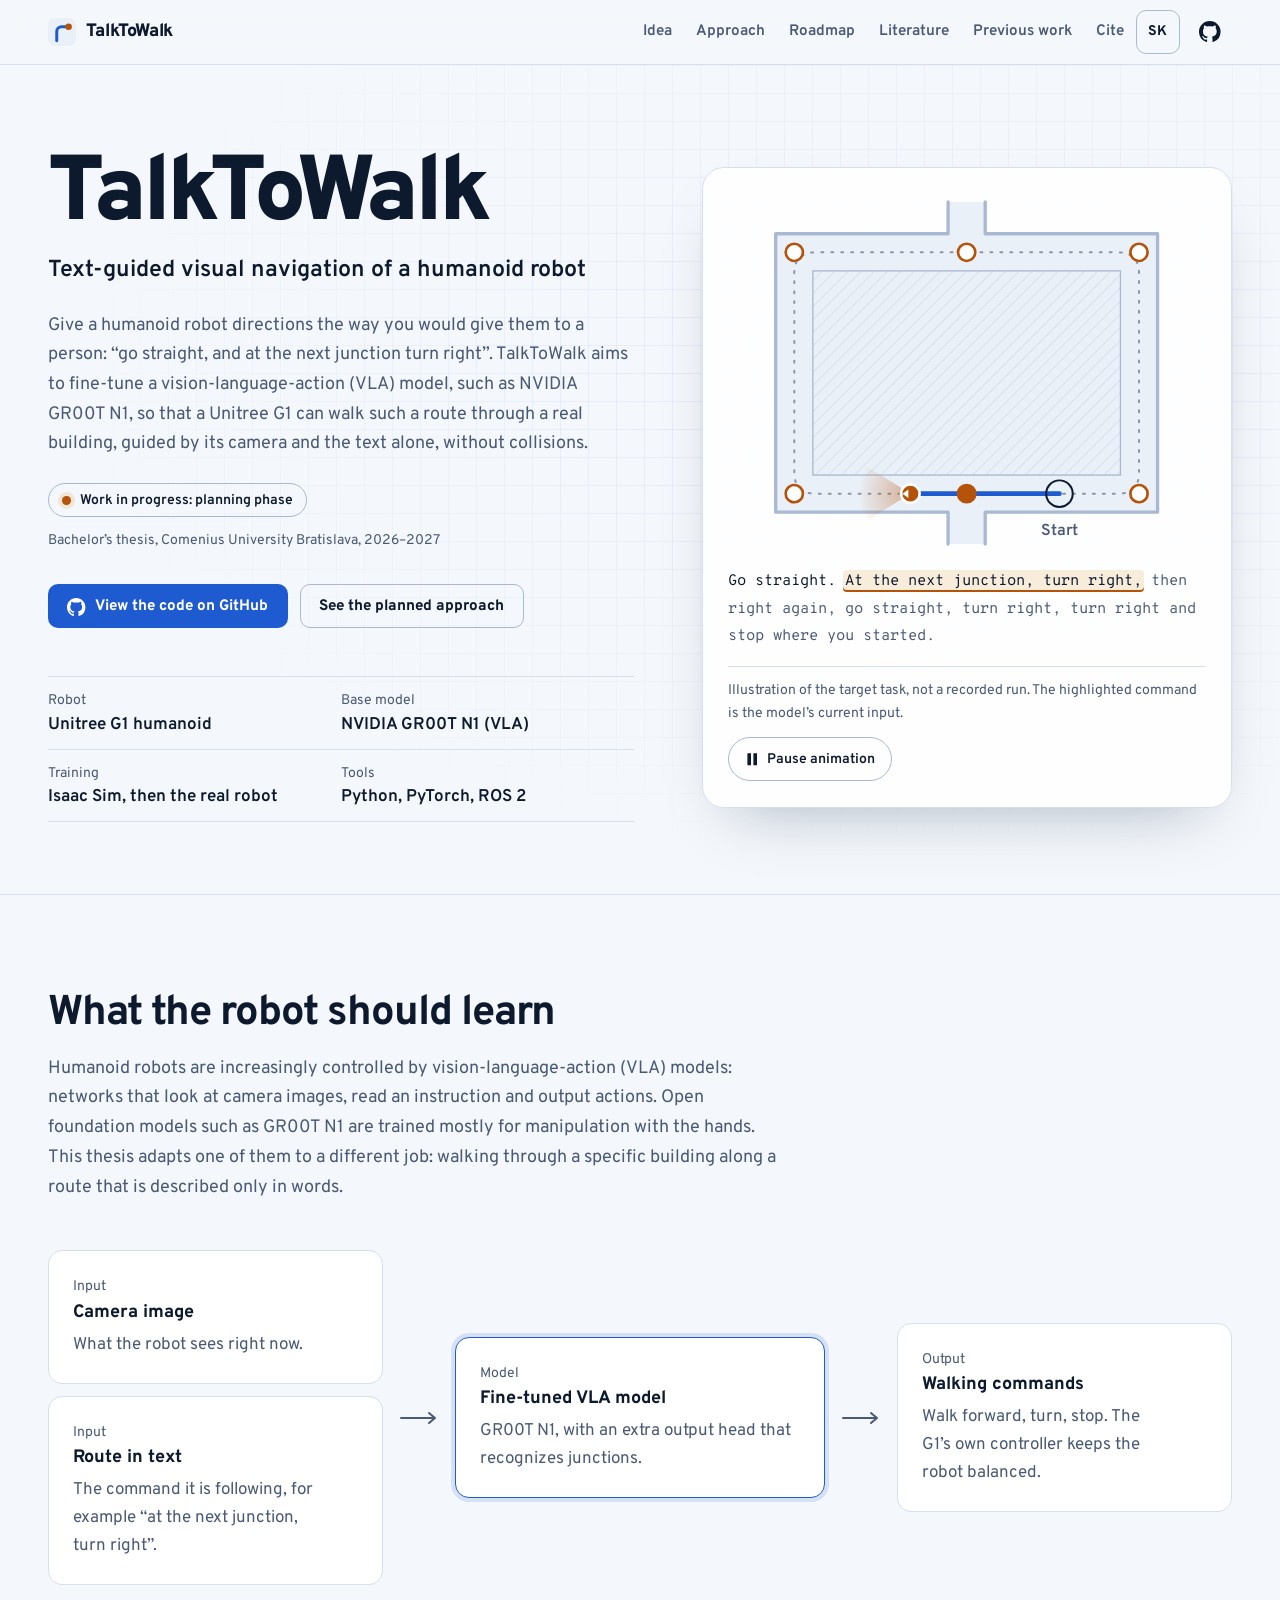
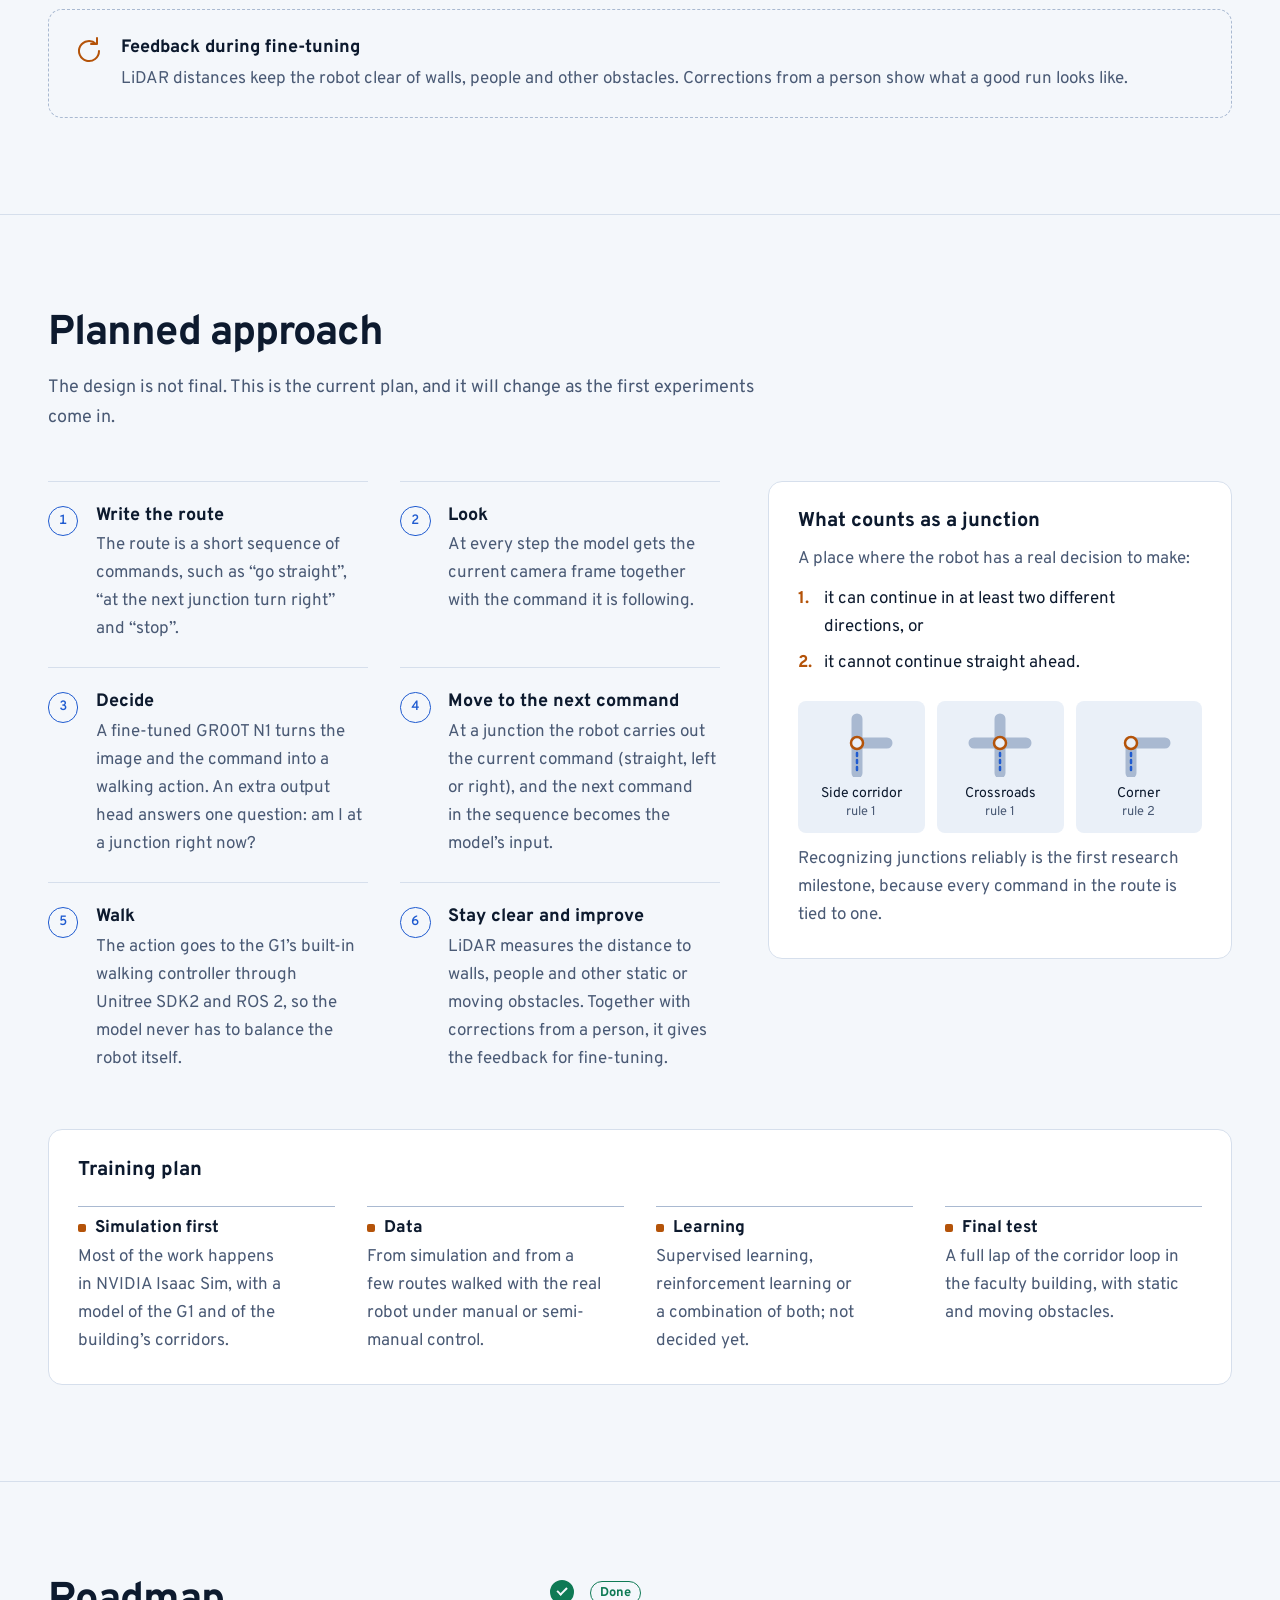
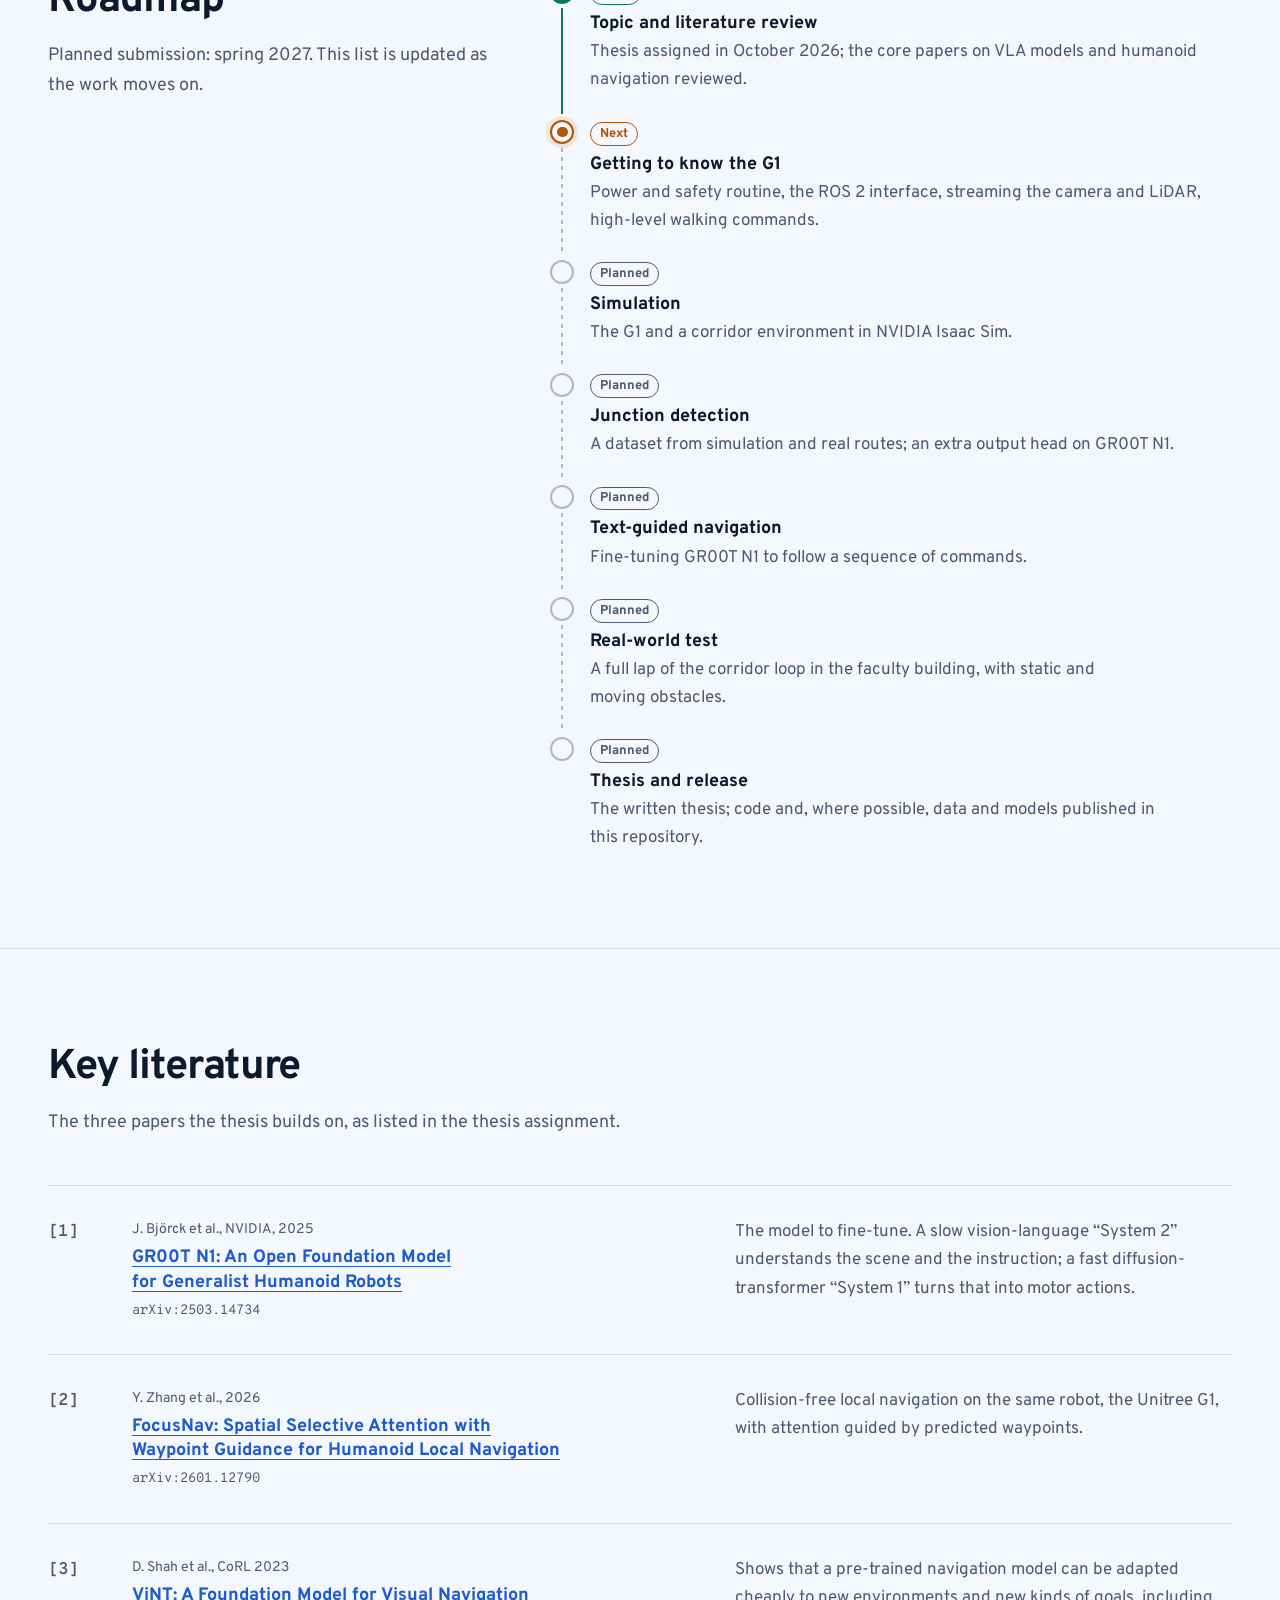
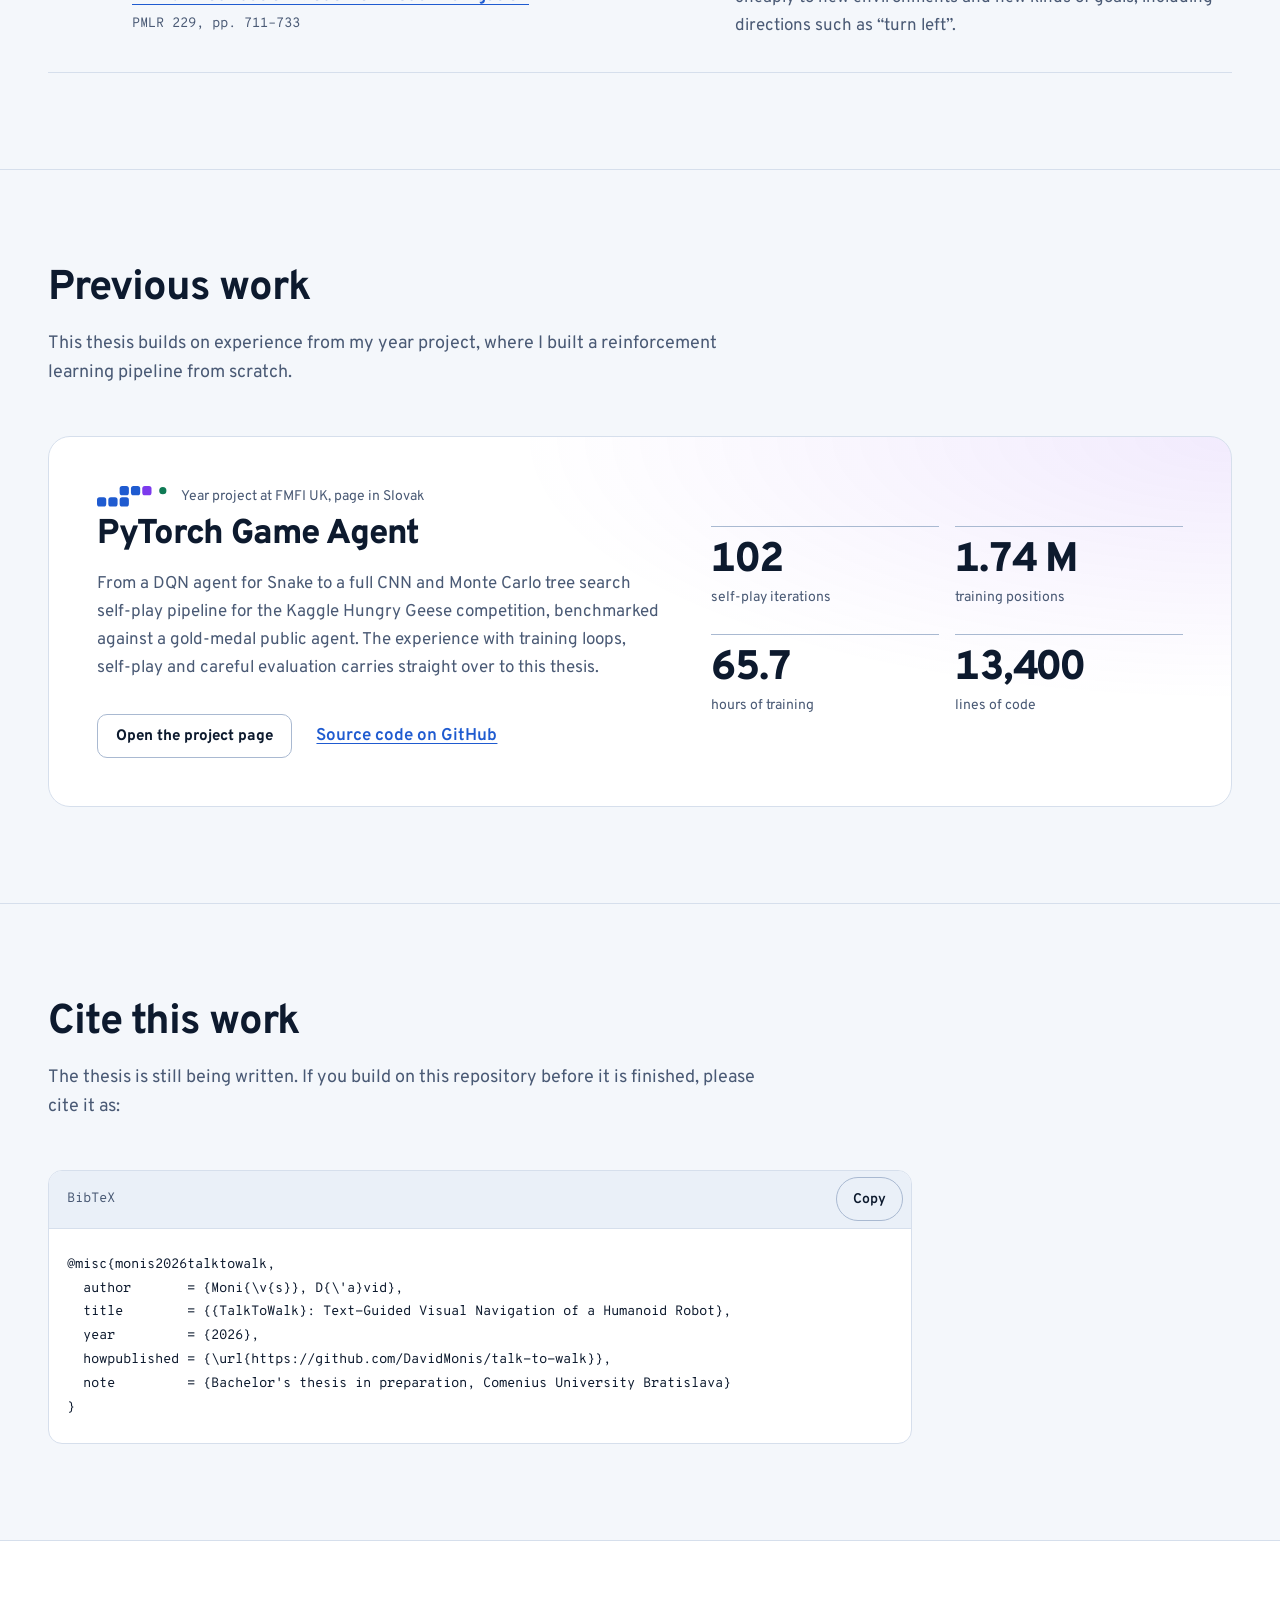
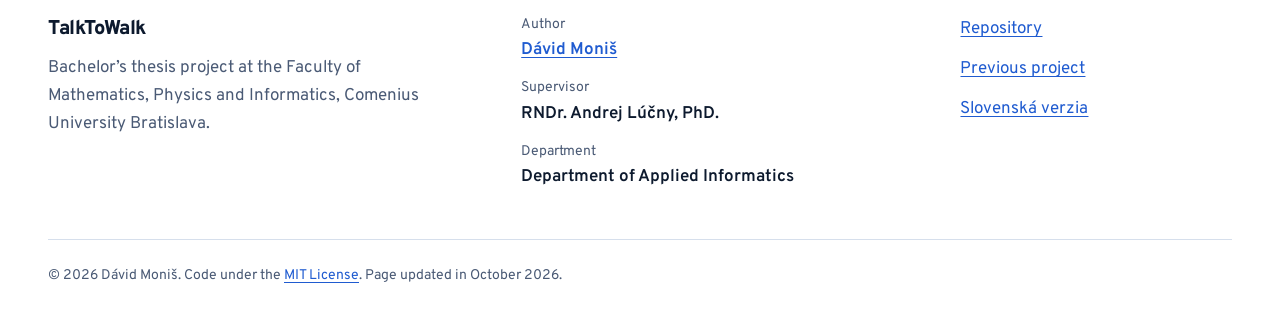
<file: index.html>
<!DOCTYPE html>
<html lang="en">
<head>
  <meta charset="utf-8">
  <meta name="viewport" content="width=device-width, initial-scale=1">
  <title>TalkToWalk: text-guided visual navigation of a humanoid robot</title>
  <meta name="description" content="Bachelor’s thesis project: fine-tuning a vision-language-action model so that a Unitree G1 humanoid walks a route described in text, without collisions.">
  <meta name="author" content="Dávid Moniš">
  <link rel="canonical" href="https://davidmonis.github.io/talk-to-walk/">
  <link rel="alternate" hreflang="en" href="https://davidmonis.github.io/talk-to-walk/">
  <link rel="alternate" hreflang="sk" href="https://davidmonis.github.io/talk-to-walk/sk.html">
  <link rel="alternate" hreflang="x-default" href="https://davidmonis.github.io/talk-to-walk/">
  <meta name="color-scheme" content="dark light">
  <meta name="theme-color" content="#0b1426" media="(prefers-color-scheme: dark)">
  <meta name="theme-color" content="#f4f7fb" media="(prefers-color-scheme: light)">

  <meta property="og:type" content="website">
  <meta property="og:site_name" content="TalkToWalk">
  <meta property="og:title" content="TalkToWalk: text-guided visual navigation of a humanoid robot">
  <meta property="og:description" content="A Unitree G1 humanoid that walks a route described in plain words. Bachelor’s thesis project at Comenius University Bratislava.">
  <meta property="og:url" content="https://davidmonis.github.io/talk-to-walk/">
  <meta property="og:image" content="https://davidmonis.github.io/talk-to-walk/assets/og-image.png">
  <meta property="og:image:width" content="1200">
  <meta property="og:image:height" content="630">
  <meta property="og:image:alt" content="TalkToWalk: a route drawn on a corridor floor plan from text directions.">
  <meta property="og:locale" content="en_US">
  <meta property="og:locale:alternate" content="sk_SK">
  <meta name="twitter:card" content="summary_large_image">

  <link rel="icon" href="assets/favicon.svg" type="image/svg+xml">
  <link rel="icon" href="assets/favicon-32.png" type="image/png" sizes="32x32">
  <link rel="apple-touch-icon" href="assets/apple-touch-icon.png">
  <link rel="preload" href="assets/overpass-latin.woff2" as="font" type="font/woff2" crossorigin>
  <link rel="stylesheet" href="assets/styles.css">
  <script>
    (function (root) {
      root.classList.add("js");
      // If the main script cannot load, fall back to the layout without JavaScript.
      window.addEventListener("error", function (event) {
        var src = event.target && event.target.src;
        if (src && /\/main\.js$/.test(src)) root.classList.remove("js");
      }, true);
    })(document.documentElement);
  </script>
  <script src="assets/main.js" defer></script>
  <script type="application/ld+json">
  {
    "@context": "https://schema.org",
    "@type": "Thesis",
    "name": "Text-Guided Visual Navigation of a Humanoid Robot",
    "alternateName": ["TalkToWalk", "Vizuálna navigácia humanoidného robota podľa textových inštrukcií"],
    "description": "Fine-tuning a vision-language-action model so that a Unitree G1 humanoid can walk a route described in text, guided by its camera, without collisions.",
    "inSupportOf": "Bachelor's degree in Computer Science",
    "creativeWorkStatus": "In preparation",
    "inLanguage": "sk",
    "url": "https://davidmonis.github.io/talk-to-walk/",
    "sameAs": "https://github.com/DavidMonis/talk-to-walk",
    "keywords": ["visual navigation", "vision-language-action models", "fine-tuning", "humanoid robotics", "Unitree G1", "GR00T N1"],
    "author": { "@type": "Person", "name": "Dávid Moniš", "url": "https://github.com/DavidMonis" },
    "contributor": { "@type": "Person", "name": "Andrej Lúčny", "honorificPrefix": "RNDr.", "honorificSuffix": "PhD." },
    "sourceOrganization": { "@type": "CollegeOrUniversity", "name": "Comenius University Bratislava, Faculty of Mathematics, Physics and Informatics" }
  }
  </script>
</head>
<body>
  <a class="skip-link" href="#main">Skip to content</a>

  <header class="site-header">
    <div class="container header-inner">
      <a class="brand" href="#top">
        <svg class="brand-mark" viewBox="0 0 32 32" aria-hidden="true"><rect class="bm-bg" width="32" height="32" rx="8"/><path class="bm-route" d="M10 26V15.5a5.5 5.5 0 0 1 5.5-5.5H22"/><circle class="bm-dot" cx="23.5" cy="10" r="3.8"/></svg>
        <span>TalkToWalk</span>
      </a>
      <nav class="site-nav" aria-label="Sections">
        <button class="nav-toggle" type="button" aria-expanded="false" aria-controls="nav-list" hidden>
          <svg class="icon-open" viewBox="0 0 20 20" aria-hidden="true"><path d="M3 6h14M3 10h14M3 14h14"/></svg>
          <svg class="icon-close" viewBox="0 0 20 20" aria-hidden="true"><path d="M5 5l10 10M15 5L5 15"/></svg>
          <span class="nav-toggle-label">Menu</span>
        </button>
        <ul class="nav-list" id="nav-list">
          <li><a href="#idea">Idea</a></li>
          <li><a href="#approach">Approach</a></li>
          <li><a href="#roadmap">Roadmap</a></li>
          <li><a href="#literature">Literature</a></li>
          <li><a href="#previous">Previous work</a></li>
          <li><a href="#cite">Cite</a></li>
        </ul>
      </nav>
      <div class="header-actions">
        <a class="lang-link" href="sk.html" hreflang="sk" lang="sk">SK<span class="visually-hidden"> – slovenská verzia</span></a>
        <a class="icon-link" href="https://github.com/DavidMonis/talk-to-walk">
          <svg viewBox="0 0 16 16" aria-hidden="true"><path d="M8 0C3.58 0 0 3.58 0 8c0 3.54 2.29 6.53 5.47 7.59.4.07.55-.17.55-.38 0-.19-.01-.82-.01-1.49-2.01.37-2.53-.49-2.69-.94-.09-.23-.48-.94-.82-1.13-.28-.15-.68-.52-.01-.53.63-.01 1.08.58 1.23.82.72 1.21 1.87.87 2.33.66.07-.52.28-.87.51-1.07-1.78-.2-3.64-.89-3.64-3.95 0-.87.31-1.59.82-2.15-.08-.2-.36-1.02.08-2.12 0 0 .67-.21 2.2.82.64-.18 1.32-.27 2-.27.68 0 1.36.09 2 .27 1.53-1.04 2.2-.82 2.2-.82.44 1.1.16 1.92.08 2.12.51.56.82 1.27.82 2.15 0 3.07-1.87 3.75-3.65 3.95.29.25.54.73.54 1.48 0 1.07-.01 1.93-.01 2.2 0 .21.15.46.55.38A8.01 8.01 0 0 0 16 8c0-4.42-3.58-8-8-8z"/></svg>
          <span class="visually-hidden">Repository on GitHub</span>
        </a>
      </div>
    </div>
  </header>

  <main id="main">
    <section class="hero" id="top" aria-labelledby="hero-title">
      <div class="container hero-grid">
        <div class="hero-copy">
          <h1 class="hero-title" id="hero-title">TalkToWalk</h1>
          <p class="hero-subtitle">Text-guided visual navigation of a humanoid robot</p>
          <p class="hero-lede">Give a humanoid robot directions the way you would give them to a person: “go straight, and at the next junction turn right”. TalkToWalk aims to fine-tune a vision-language-action (VLA) model, such as NVIDIA GR00T N1, so that a Unitree G1 can walk such a route through a real building, guided by its camera and the text alone, without collisions.</p>
          <div class="hero-meta">
            <p class="status"><span class="status-dot" aria-hidden="true"></span>Work in progress: planning phase</p>
            <p>Bachelor’s thesis, Comenius University Bratislava, 2026–2027</p>
          </div>
          <div class="hero-actions">
            <a class="button button-primary" href="https://github.com/DavidMonis/talk-to-walk">
              <svg viewBox="0 0 16 16" aria-hidden="true" fill="currentColor"><path d="M8 0C3.58 0 0 3.58 0 8c0 3.54 2.29 6.53 5.47 7.59.4.07.55-.17.55-.38 0-.19-.01-.82-.01-1.49-2.01.37-2.53-.49-2.69-.94-.09-.23-.48-.94-.82-1.13-.28-.15-.68-.52-.01-.53.63-.01 1.08.58 1.23.82.72 1.21 1.87.87 2.33.66.07-.52.28-.87.51-1.07-1.78-.2-3.64-.89-3.64-3.95 0-.87.31-1.59.82-2.15-.08-.2-.36-1.02.08-2.12 0 0 .67-.21 2.2.82.64-.18 1.32-.27 2-.27.68 0 1.36.09 2 .27 1.53-1.04 2.2-.82 2.2-.82.44 1.1.16 1.92.08 2.12.51.56.82 1.27.82 2.15 0 3.07-1.87 3.75-3.65 3.95.29.25.54.73.54 1.48 0 1.07-.01 1.93-.01 2.2 0 .21.15.46.55.38A8.01 8.01 0 0 0 16 8c0-4.42-3.58-8-8-8z"/></svg>
              View the code on GitHub
            </a>
            <a class="button button-secondary" href="#approach">See the planned approach</a>
          </div>
        </div>

        <figure class="route-card" data-route>
          <svg class="route-map" viewBox="0 0 360 270" role="img" aria-labelledby="map-title" aria-describedby="map-desc">
            <title id="map-title">Floor plan with the target route</title>
            <desc id="map-desc">A rectangular loop of corridors around a block of rooms, with side corridors at the top and at the bottom. The route starts on the bottom corridor, passes six junctions, turns right four times and ends where it started.</desc>
            <defs>
              <pattern id="rooms-hatch" width="7" height="7" patternUnits="userSpaceOnUse" patternTransform="rotate(45)">
                <line class="map-hatch" x1="0" y1="0" x2="0" y2="7"/>
              </pattern>
              <radialGradient id="lidar-fade" cx="0" cy="0" r="40" gradientUnits="userSpaceOnUse">
                <stop class="robot-lidar-stop" offset="0" stop-opacity="0.42"/>
                <stop class="robot-lidar-stop" offset="1" stop-opacity="0"/>
              </radialGradient>
            </defs>
            <rect class="map-floor" x="36" y="30" width="288" height="210"/>
            <rect class="map-floor" x="166" y="6" width="28" height="26"/>
            <rect class="map-floor" x="166" y="238" width="28" height="26"/>
            <rect class="map-rooms" x="64" y="58" width="232" height="154"/>
            <path class="map-walls" d="M166 6V30H36V240H166V264M194 264V240H324V30H194V6"/>
            <path class="map-plan" d="M250 226H66Q50 226 50 210V60Q50 44 66 44H294Q310 44 310 60V210Q310 226 294 226H250"/>
            <path class="map-trail" pathLength="1000" d="M250 226H66Q50 226 50 210V60Q50 44 66 44H294Q310 44 310 60V210Q310 226 294 226H250"/>
            <circle class="start-mark" cx="250" cy="226" r="10"/>
            <text class="map-label" x="250" y="257" text-anchor="middle">Start</text>
            <g>
              <circle class="junction" cx="180" cy="226" r="6.5"/>
              <circle class="junction" cx="50" cy="226" r="6.5"/>
              <circle class="junction" cx="50" cy="44" r="6.5"/>
              <circle class="junction" cx="180" cy="44" r="6.5"/>
              <circle class="junction" cx="310" cy="44" r="6.5"/>
              <circle class="junction" cx="310" cy="226" r="6.5"/>
            </g>
            <g class="map-robot" transform="translate(250 226) rotate(180)">
              <path d="M0 0L32.2-20.1A38 38 0 0 1 32.2 20.1Z" fill="url(#lidar-fade)"/>
              <circle class="robot-body" r="7"/>
              <path class="robot-heading" d="M1.5-3.2L6 0L1.5 3.2Z"/>
            </g>
          </svg>
          <figcaption>
            <p class="route-text">
              <span class="route-step">Go straight.</span>
              <span class="route-step">At the next junction, turn right,</span>
              <span class="route-step">then right again,</span>
              <span class="route-step">go straight,</span>
              <span class="route-step">turn right,</span>
              <span class="route-step">turn right</span>
              <span class="route-step">and stop where you started.</span>
            </p>
            <div class="route-footer">
              <p class="route-note">Illustration of the target task, not a recorded run.<span class="route-note-live"> The highlighted command is the model’s current input.</span></p>
              <button class="route-toggle pill-button" type="button" data-label-pause="Pause animation" data-label-play="Play animation" hidden>
                <svg class="icon-pause" viewBox="0 0 12 12" aria-hidden="true"><path d="M2 1h3v10H2zM7 1h3v10H7z"/></svg>
                <svg class="icon-play" viewBox="0 0 12 12" aria-hidden="true"><path d="M2.5 1l8 5-8 5z"/></svg>
                <span class="route-toggle-label">Pause animation</span>
              </button>
            </div>
          </figcaption>
        </figure>

        <dl class="facts">
          <div><dt>Robot</dt><dd>Unitree G1 humanoid</dd></div>
          <div><dt>Base model</dt><dd>NVIDIA GR00T N1 (VLA)</dd></div>
          <div><dt>Training</dt><dd>Isaac Sim, then the real robot</dd></div>
          <div><dt>Tools</dt><dd>Python, PyTorch, ROS 2</dd></div>
        </dl>
      </div>
    </section>

    <section class="section" id="idea" aria-labelledby="idea-title">
      <div class="container">
        <div class="section-head">
          <h2 class="section-title" id="idea-title">What the robot should learn</h2>
          <p class="section-intro">Humanoid robots are increasingly controlled by vision-language-action (VLA) models: networks that look at camera images, read an instruction and output actions. Open foundation models such as GR00T N1 are trained mostly for manipulation with the hands. This thesis adapts one of them to a different job: walking through a specific building along a route that is described only in words.</p>
        </div>
        <div class="flow">
          <div class="flow-inputs">
            <div class="flow-node">
              <p class="flow-role">Input</p>
              <p class="flow-name">Camera image</p>
              <p class="flow-text">What the robot sees right now.</p>
            </div>
            <div class="flow-node">
              <p class="flow-role">Input</p>
              <p class="flow-name">Route in text</p>
              <p class="flow-text">The command it is following, for example “at the next junction, turn right”.</p>
            </div>
          </div>
          <svg class="flow-arrow" viewBox="0 0 40 16" aria-hidden="true"><path d="M2 8h34M30 3l6 5-6 5"/></svg>
          <div class="flow-node flow-model">
            <p class="flow-role">Model</p>
            <p class="flow-name">Fine-tuned VLA model</p>
            <p class="flow-text">GR00T N1, with an extra output head that recognizes junctions.</p>
          </div>
          <svg class="flow-arrow" viewBox="0 0 40 16" aria-hidden="true"><path d="M2 8h34M30 3l6 5-6 5"/></svg>
          <div class="flow-node">
            <p class="flow-role">Output</p>
            <p class="flow-name">Walking commands</p>
            <p class="flow-text">Walk forward, turn, stop. The G1’s own controller keeps the robot balanced.</p>
          </div>
          <div class="flow-feedback">
            <svg viewBox="0 0 32 32" aria-hidden="true"><path d="M26 17a10 10 0 1 1-3-7.1"/><path d="M24 4v6h-6"/></svg>
            <div>
              <p class="flow-name">Feedback during fine-tuning</p>
              <p>LiDAR distances keep the robot clear of walls, people and other obstacles. Corrections from a person show what a good run looks like.</p>
            </div>
          </div>
        </div>
      </div>
    </section>

    <section class="section" id="approach" aria-labelledby="approach-title">
      <div class="container">
        <div class="section-head">
          <h2 class="section-title" id="approach-title">Planned approach</h2>
          <p class="section-intro">The design is not final. This is the current plan, and it will change as the first experiments come in.</p>
        </div>
        <div class="approach-grid">
          <ol class="steps">
            <li class="step">
              <h3 class="step-title">Write the route</h3>
              <p class="step-text">The route is a short sequence of commands, such as “go straight”, “at the next junction turn right” and “stop”.</p>
            </li>
            <li class="step">
              <h3 class="step-title">Look</h3>
              <p class="step-text">At every step the model gets the current camera frame together with the command it is following.</p>
            </li>
            <li class="step">
              <h3 class="step-title">Decide</h3>
              <p class="step-text">A fine-tuned GR00T N1 turns the image and the command into a walking action. An extra output head answers one question: am I at a junction right now?</p>
            </li>
            <li class="step">
              <h3 class="step-title">Move to the next command</h3>
              <p class="step-text">At a junction the robot carries out the current command (straight, left or right), and the next command in the sequence becomes the model’s input.</p>
            </li>
            <li class="step">
              <h3 class="step-title">Walk</h3>
              <p class="step-text">The action goes to the G1’s built-in walking controller through Unitree SDK2 and ROS 2, so the model never has to balance the robot itself.</p>
            </li>
            <li class="step">
              <h3 class="step-title">Stay clear and improve</h3>
              <p class="step-text">LiDAR measures the distance to walls, people and other static or moving obstacles. Together with corrections from a person, it gives the feedback for fine-tuning.</p>
            </li>
          </ol>

          <div class="side">
            <div class="panel">
              <h3 class="panel-title">What counts as a junction</h3>
              <p class="panel-text">A place where the robot has a real decision to make:</p>
              <ol class="rules">
                <li>it can continue in at least two different directions, or</li>
                <li>it cannot continue straight ahead.</li>
              </ol>
              <ul class="junction-types">
                <li class="junction-type">
                  <svg viewBox="0 0 64 64" aria-hidden="true"><path class="jt-corridor" d="M28 60V6M28 30H58"/><path class="jt-path" d="M28 57V39"/><circle class="jt-node" cx="28" cy="30" r="6"/></svg>
                  <span>Side corridor <small>rule 1</small></span>
                </li>
                <li class="junction-type">
                  <svg viewBox="0 0 64 64" aria-hidden="true"><path class="jt-corridor" d="M32 60V6M6 30H58"/><path class="jt-path" d="M32 57V39"/><circle class="jt-node" cx="32" cy="30" r="6"/></svg>
                  <span>Crossroads <small>rule 1</small></span>
                </li>
                <li class="junction-type">
                  <svg viewBox="0 0 64 64" aria-hidden="true"><path class="jt-corridor" d="M24 60V30H58"/><path class="jt-path" d="M24 57V39"/><circle class="jt-node" cx="24" cy="30" r="6"/></svg>
                  <span>Corner <small>rule 2</small></span>
                </li>
              </ul>
              <p class="panel-text">Recognizing junctions reliably is the first research milestone, because every command in the route is tied to one.</p>
            </div>
          </div>
        </div>

        <div class="panel training">
          <h3 class="panel-title">Training plan</h3>
          <ul class="training-list">
            <li>
              <h4 class="training-name">Simulation first</h4>
              <p class="training-text">Most of the work happens in NVIDIA Isaac Sim, with a model of the G1 and of the building’s corridors.</p>
            </li>
            <li>
              <h4 class="training-name">Data</h4>
              <p class="training-text">From simulation and from a few routes walked with the real robot under manual or semi-manual control.</p>
            </li>
            <li>
              <h4 class="training-name">Learning</h4>
              <p class="training-text">Supervised learning, reinforcement learning or a combination of both; not decided yet.</p>
            </li>
            <li>
              <h4 class="training-name">Final test</h4>
              <p class="training-text">A full lap of the corridor loop in the faculty building, with static and moving obstacles.</p>
            </li>
          </ul>
        </div>
      </div>
    </section>

    <section class="section" id="roadmap" aria-labelledby="roadmap-title">
      <div class="container split">
        <div class="section-head">
          <h2 class="section-title" id="roadmap-title">Roadmap</h2>
          <p class="section-intro">Planned submission: spring 2027. This list is updated as the work moves on.</p>
        </div>
        <ol class="roadmap">
          <li class="milestone milestone-done">
            <span class="milestone-marker" aria-hidden="true"></span>
            <div>
              <p class="milestone-status">Done</p>
              <h3 class="milestone-title">Topic and literature review</h3>
              <p class="milestone-text">Thesis assigned in October 2026; the core papers on VLA models and humanoid navigation reviewed.</p>
            </div>
          </li>
          <li class="milestone milestone-next">
            <span class="milestone-marker" aria-hidden="true"></span>
            <div>
              <p class="milestone-status">Next</p>
              <h3 class="milestone-title">Getting to know the G1</h3>
              <p class="milestone-text">Power and safety routine, the ROS 2 interface, streaming the camera and LiDAR, high-level walking commands.</p>
            </div>
          </li>
          <li class="milestone">
            <span class="milestone-marker" aria-hidden="true"></span>
            <div>
              <p class="milestone-status">Planned</p>
              <h3 class="milestone-title">Simulation</h3>
              <p class="milestone-text">The G1 and a corridor environment in NVIDIA Isaac Sim.</p>
            </div>
          </li>
          <li class="milestone">
            <span class="milestone-marker" aria-hidden="true"></span>
            <div>
              <p class="milestone-status">Planned</p>
              <h3 class="milestone-title">Junction detection</h3>
              <p class="milestone-text">A dataset from simulation and real routes; an extra output head on GR00T N1.</p>
            </div>
          </li>
          <li class="milestone">
            <span class="milestone-marker" aria-hidden="true"></span>
            <div>
              <p class="milestone-status">Planned</p>
              <h3 class="milestone-title">Text-guided navigation</h3>
              <p class="milestone-text">Fine-tuning GR00T N1 to follow a sequence of commands.</p>
            </div>
          </li>
          <li class="milestone">
            <span class="milestone-marker" aria-hidden="true"></span>
            <div>
              <p class="milestone-status">Planned</p>
              <h3 class="milestone-title">Real-world test</h3>
              <p class="milestone-text">A full lap of the corridor loop in the faculty building, with static and moving obstacles.</p>
            </div>
          </li>
          <li class="milestone">
            <span class="milestone-marker" aria-hidden="true"></span>
            <div>
              <p class="milestone-status">Planned</p>
              <h3 class="milestone-title">Thesis and release</h3>
              <p class="milestone-text">The written thesis; code and, where possible, data and models published in this repository.</p>
            </div>
          </li>
        </ol>
      </div>
    </section>

    <section class="section" id="literature" aria-labelledby="literature-title">
      <div class="container">
        <div class="section-head">
          <h2 class="section-title" id="literature-title">Key literature</h2>
          <p class="section-intro">The three papers the thesis builds on, as listed in the thesis assignment.</p>
        </div>
        <ol class="refs">
          <li class="ref">
            <div>
              <p class="ref-meta">J. Björck et al., NVIDIA, 2025</p>
              <h3 class="ref-title"><a href="https://arxiv.org/abs/2503.14734">GR00T N1: An Open Foundation Model for Generalist Humanoid Robots</a></h3>
              <p class="ref-source">arXiv:2503.14734</p>
            </div>
            <p class="ref-why">The model to fine-tune. A slow vision-language “System 2” understands the scene and the instruction; a fast diffusion-transformer “System 1” turns that into motor actions.</p>
          </li>
          <li class="ref">
            <div>
              <p class="ref-meta">Y. Zhang et al., 2026</p>
              <h3 class="ref-title"><a href="https://arxiv.org/abs/2601.12790">FocusNav: Spatial Selective Attention with Waypoint Guidance for Humanoid Local Navigation</a></h3>
              <p class="ref-source">arXiv:2601.12790</p>
            </div>
            <p class="ref-why">Collision-free local navigation on the same robot, the Unitree G1, with attention guided by predicted waypoints.</p>
          </li>
          <li class="ref">
            <div>
              <p class="ref-meta">D. Shah et al., CoRL 2023</p>
              <h3 class="ref-title"><a href="https://proceedings.mlr.press/v229/shah23a.html">ViNT: A Foundation Model for Visual Navigation</a></h3>
              <p class="ref-source">PMLR 229, pp. 711–733</p>
            </div>
            <p class="ref-why">Shows that a pre-trained navigation model can be adapted cheaply to new environments and new kinds of goals, including directions such as “turn left”.</p>
          </li>
        </ol>
      </div>
    </section>

    <section class="section" id="previous" aria-labelledby="previous-title">
      <div class="container">
        <div class="section-head">
          <h2 class="section-title" id="previous-title">Previous work</h2>
          <p class="section-intro">This thesis builds on experience from my year project, where I built a reinforcement learning pipeline from scratch.</p>
        </div>
        <article class="previous" aria-labelledby="previous-project-title">
          <div>
            <div class="previous-head">
              <svg class="previous-snake" viewBox="0 0 70 22" aria-hidden="true"><rect class="snake-body" x="0" y="12" width="9" height="9" rx="2.5"/><rect class="snake-body" x="11" y="12" width="9" height="9" rx="2.5"/><rect class="snake-body" x="22" y="12" width="9" height="9" rx="2.5"/><rect class="snake-body" x="22" y="1" width="9" height="9" rx="2.5"/><rect class="snake-body" x="33" y="1" width="9" height="9" rx="2.5"/><rect class="snake-head" x="44" y="1" width="9" height="9" rx="2.5"/><circle class="snake-food" cx="64" cy="5.5" r="3.5"/></svg>
              <p class="previous-label">Year project at FMFI UK, page in Slovak</p>
            </div>
            <h3 class="previous-title" id="previous-project-title">PyTorch Game Agent</h3>
            <p class="previous-text">From a DQN agent for Snake to a full CNN and Monte Carlo tree search self-play pipeline for the Kaggle Hungry Geese competition, benchmarked against a gold-medal public agent. The experience with training loops, self-play and careful evaluation carries straight over to this thesis.</p>
            <div class="previous-links">
              <a class="button button-secondary" href="https://davidmonis.github.io/RocnikovyProjekt/" hreflang="sk">Open the project page</a>
              <a class="text-link" href="https://github.com/DavidMonis/RocnikovyProjekt">Source code on GitHub</a>
            </div>
          </div>
          <ul class="previous-stats">
            <li><strong class="stat-value">102</strong> self-play iterations</li>
            <li><strong class="stat-value">1.74&nbsp;M</strong> training positions</li>
            <li><strong class="stat-value">65.7</strong> hours of training</li>
            <li><strong class="stat-value">13,400</strong> lines of code</li>
          </ul>
        </article>
      </div>
    </section>

    <section class="section" id="cite" aria-labelledby="cite-title">
      <div class="container">
        <div class="section-head">
          <h2 class="section-title" id="cite-title">Cite this work</h2>
          <p class="section-intro">The thesis is still being written. If you build on this repository before it is finished, please cite it as:</p>
        </div>
        <div class="cite-box">
          <div class="cite-bar">
            <p class="cite-format">BibTeX</p>
            <button class="copy-button pill-button" type="button" data-copy-target="bibtex" data-copy-status="copy-status" data-label-copied="Copied to the clipboard." data-label-failed="The entry is selected. Press Ctrl+C (⌘C on a Mac) to copy it." hidden>Copy</button>
          </div>
          <pre class="cite-code" tabindex="0"><code id="bibtex">@misc{monis2026talktowalk,
  author       = {Moni{\v{s}}, D{\'a}vid},
  title        = {{TalkToWalk}: Text-Guided Visual Navigation of a Humanoid Robot},
  year         = {2026},
  howpublished = {\url{https://github.com/DavidMonis/talk-to-walk}},
  note         = {Bachelor's thesis in preparation, Comenius University Bratislava}
}</code></pre>
          <p class="copy-status" id="copy-status" role="status"></p>
        </div>
      </div>
    </section>
  </main>

  <footer class="site-footer">
    <div class="container footer-grid">
      <div>
        <p class="footer-brand">TalkToWalk</p>
        <p class="footer-about">Bachelor’s thesis project at the Faculty of Mathematics, Physics and Informatics, Comenius University Bratislava.</p>
      </div>
      <dl class="footer-people">
        <div><dt>Author</dt><dd><a href="https://github.com/DavidMonis">Dávid Moniš</a></dd></div>
        <div><dt>Supervisor</dt><dd>RNDr. Andrej Lúčny, PhD.</dd></div>
        <div><dt>Department</dt><dd>Department of Applied Informatics</dd></div>
      </dl>
      <ul class="footer-links">
        <li><a href="https://github.com/DavidMonis/talk-to-walk">Repository</a></li>
        <li><a href="https://davidmonis.github.io/RocnikovyProjekt/" hreflang="sk">Previous project</a></li>
        <li><a href="sk.html" hreflang="sk" lang="sk">Slovenská verzia</a></li>
      </ul>
    </div>
    <div class="container footer-bottom">
      <p>© 2026 Dávid Moniš. Code under the <a href="https://github.com/DavidMonis/talk-to-walk/blob/main/LICENSE">MIT License</a>. Page updated in October 2026.</p>
    </div>
  </footer>
</body>
</html>
</file>
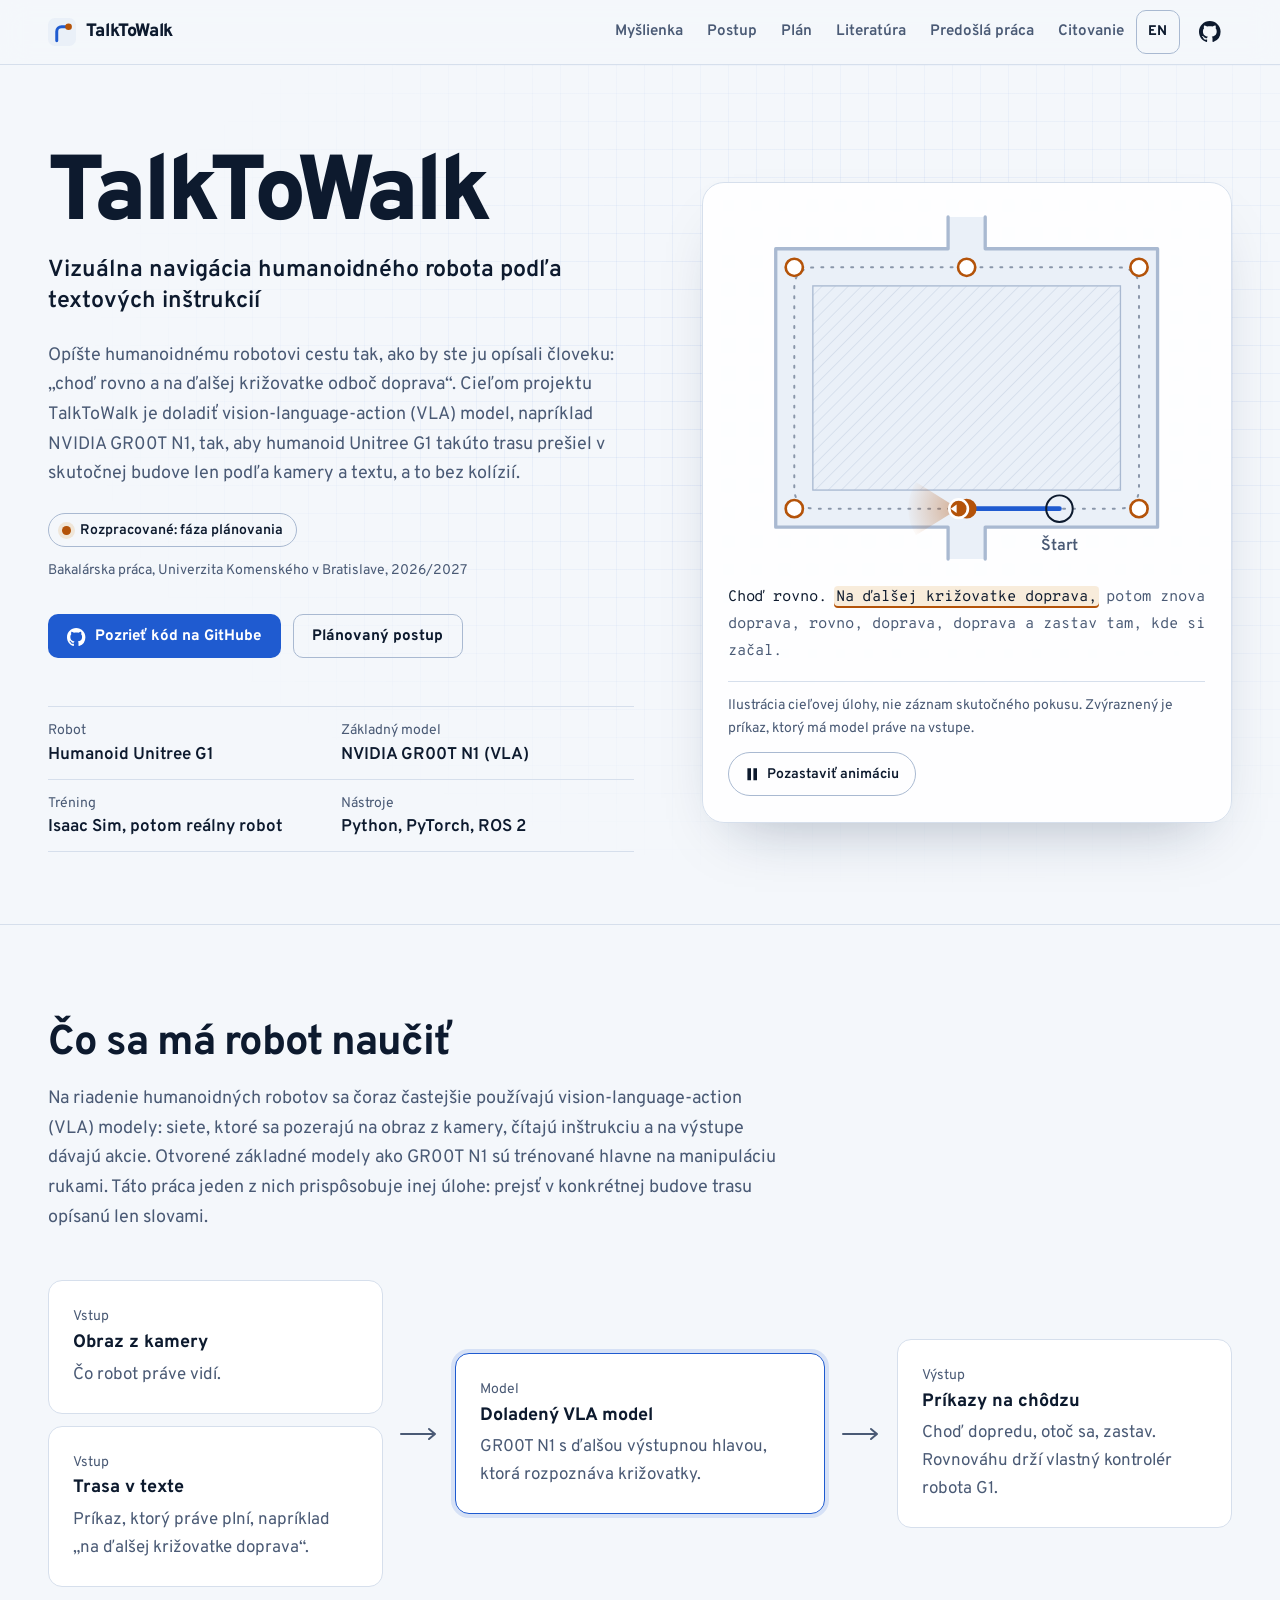
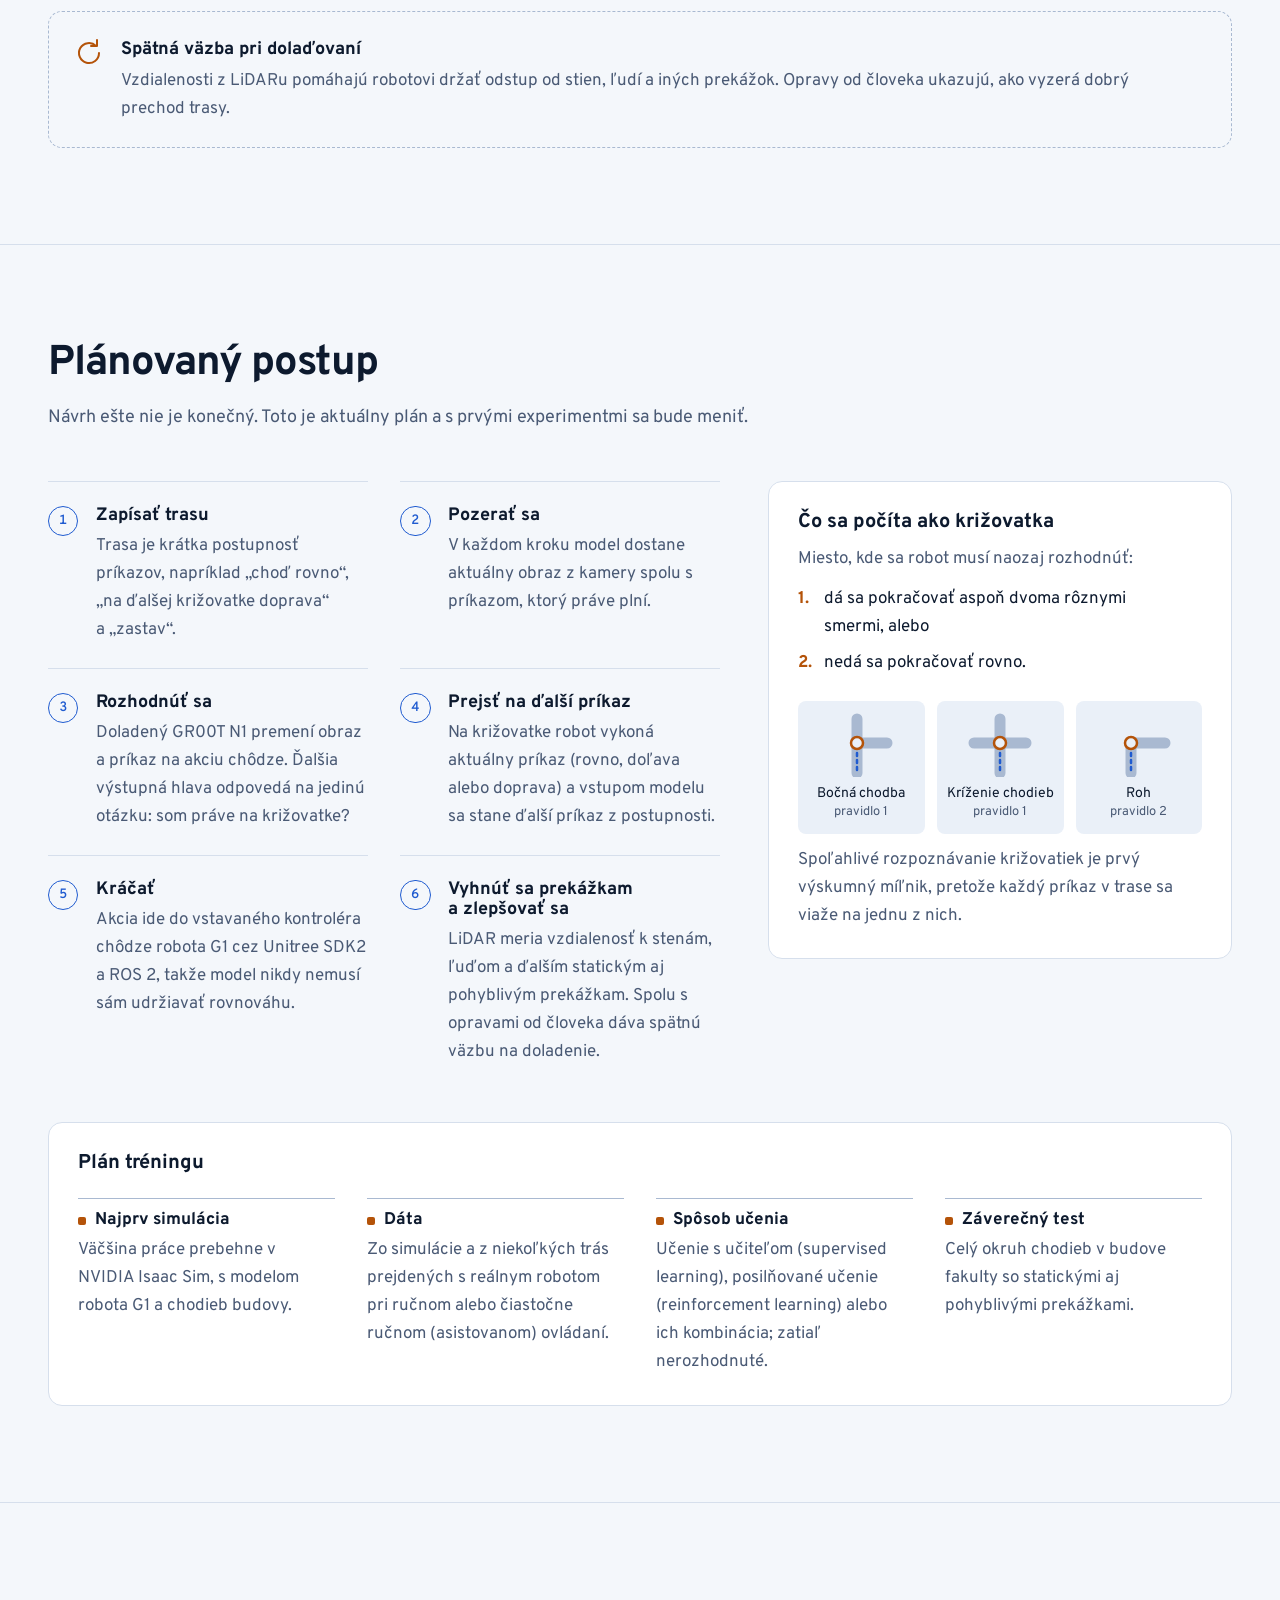
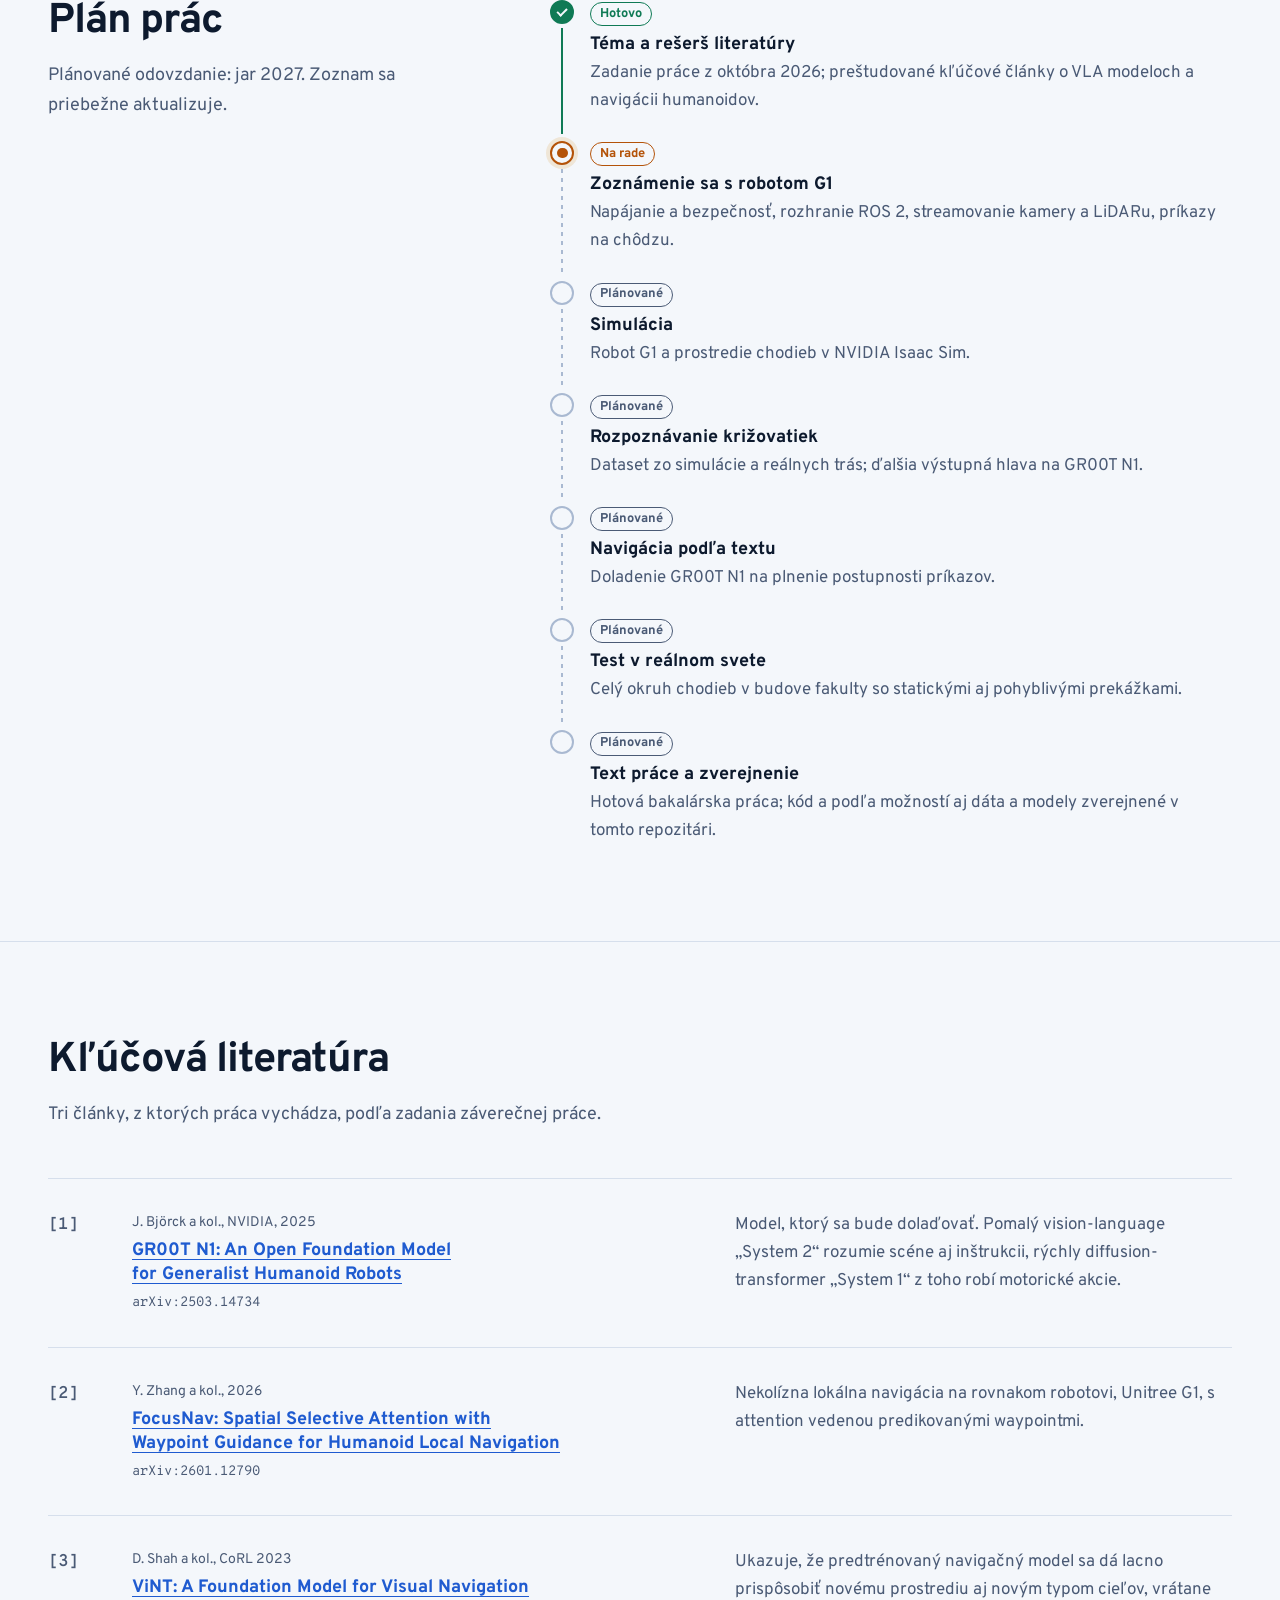
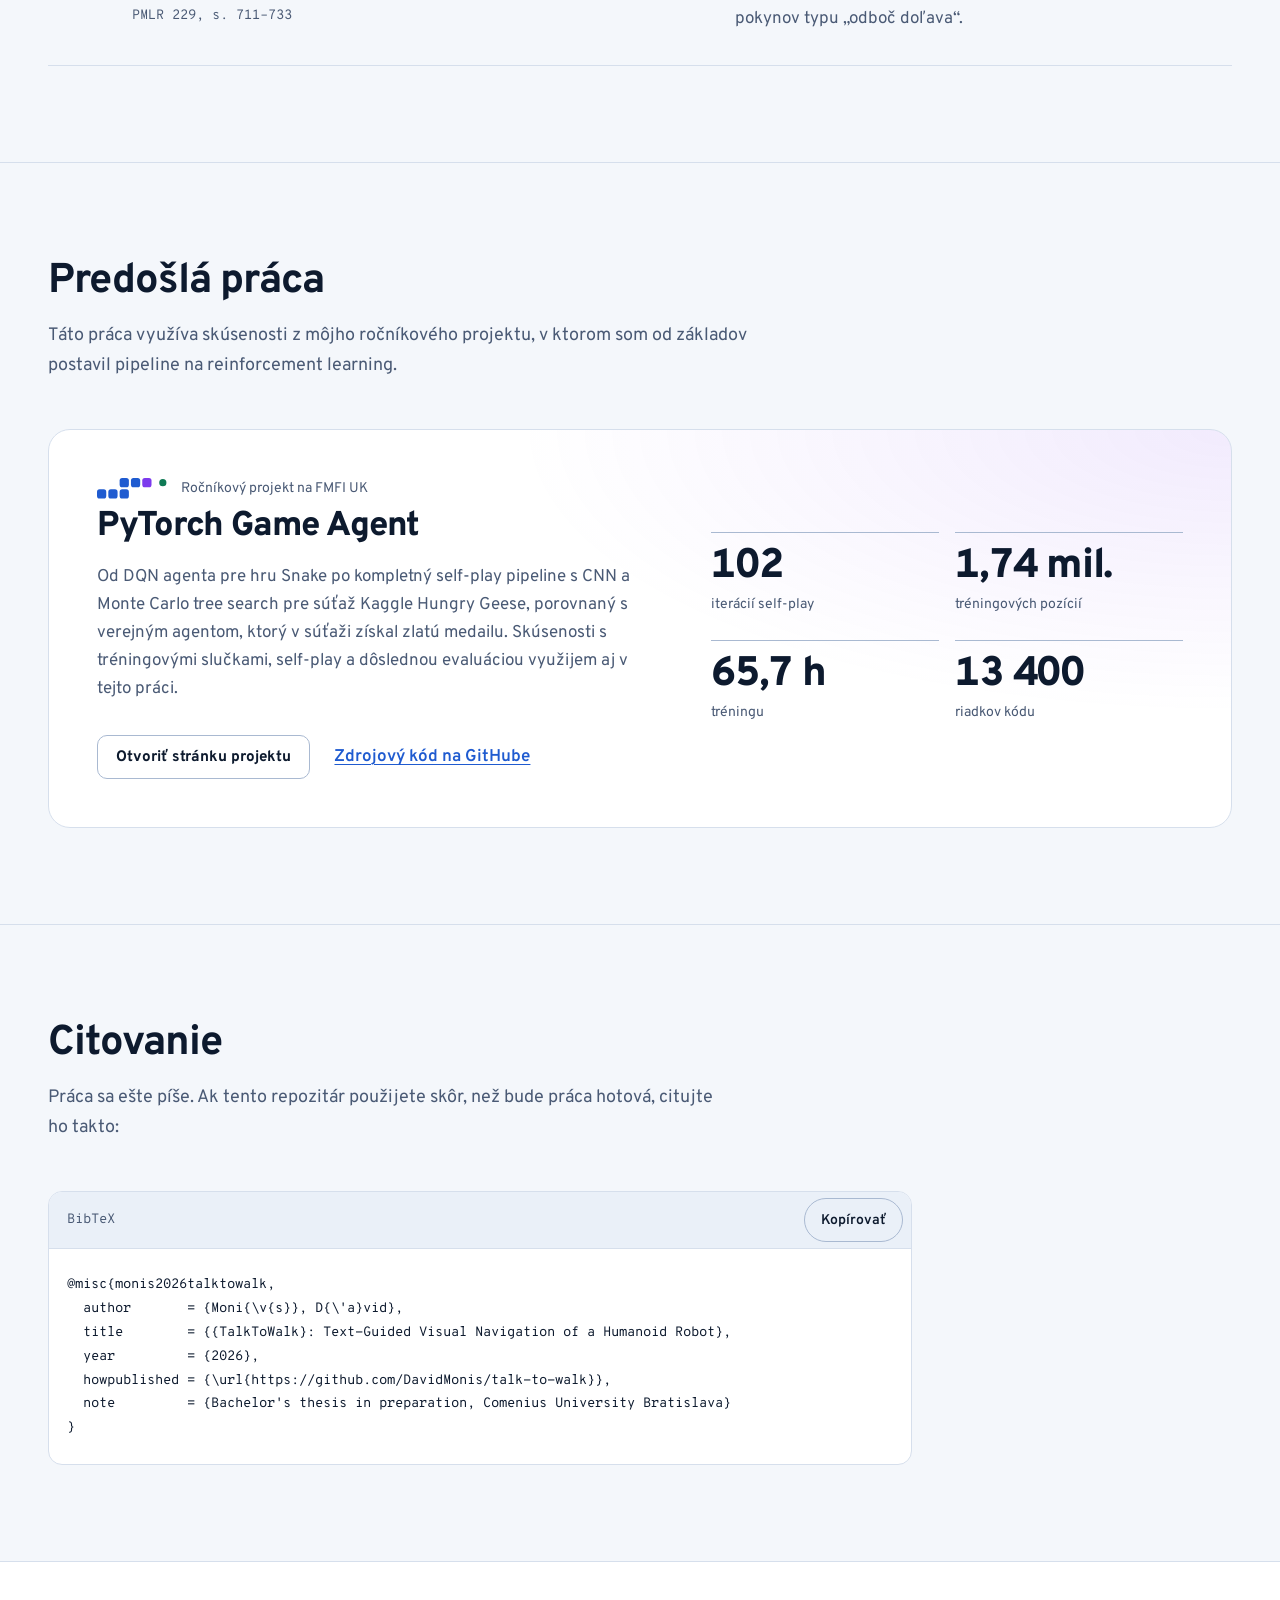
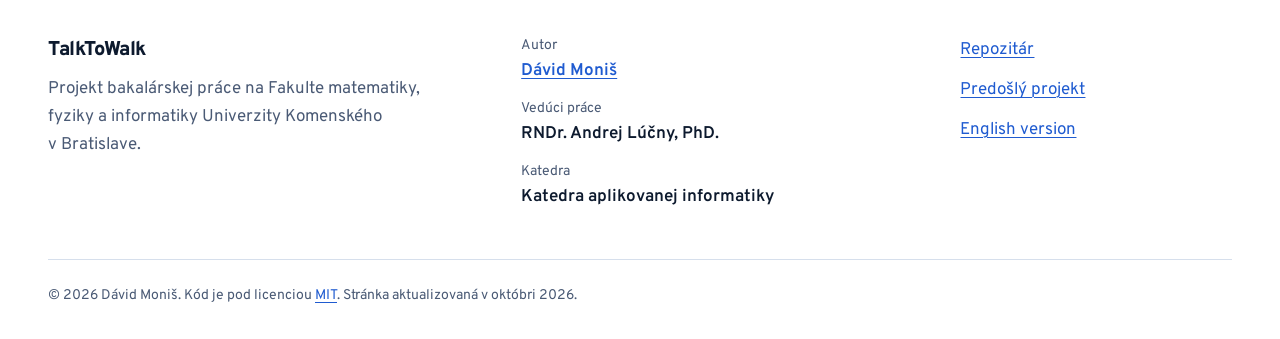
<file: sk.html>
<!DOCTYPE html>
<html lang="sk">
<head>
  <meta charset="utf-8">
  <meta name="viewport" content="width=device-width, initial-scale=1">
  <title>TalkToWalk: navigácia humanoidného robota podľa textu</title>
  <meta name="description" content="Bakalárska práca: doladenie vision-language-action modelu, aby humanoid Unitree G1 prešiel trasu opísanú textom podľa kamery a bez kolízií.">
  <meta name="author" content="Dávid Moniš">
  <link rel="canonical" href="https://davidmonis.github.io/talk-to-walk/sk.html">
  <link rel="alternate" hreflang="en" href="https://davidmonis.github.io/talk-to-walk/">
  <link rel="alternate" hreflang="sk" href="https://davidmonis.github.io/talk-to-walk/sk.html">
  <link rel="alternate" hreflang="x-default" href="https://davidmonis.github.io/talk-to-walk/">
  <meta name="color-scheme" content="dark light">
  <meta name="theme-color" content="#0b1426" media="(prefers-color-scheme: dark)">
  <meta name="theme-color" content="#f4f7fb" media="(prefers-color-scheme: light)">

  <meta property="og:type" content="website">
  <meta property="og:site_name" content="TalkToWalk">
  <meta property="og:title" content="TalkToWalk: navigácia humanoidného robota podľa textu">
  <meta property="og:description" content="Humanoid Unitree G1, ktorý prejde trasu opísanú obyčajnými slovami. Projekt bakalárskej práce na Univerzite Komenského v Bratislave.">
  <meta property="og:url" content="https://davidmonis.github.io/talk-to-walk/sk.html">
  <meta property="og:image" content="https://davidmonis.github.io/talk-to-walk/assets/og-image-sk.png">
  <meta property="og:image:width" content="1200">
  <meta property="og:image:height" content="630">
  <meta property="og:image:alt" content="TalkToWalk: trasa nakreslená na pôdoryse chodieb podľa textových pokynov.">
  <meta property="og:locale" content="sk_SK">
  <meta property="og:locale:alternate" content="en_US">
  <meta name="twitter:card" content="summary_large_image">

  <link rel="icon" href="assets/favicon.svg" type="image/svg+xml">
  <link rel="icon" href="assets/favicon-32.png" type="image/png" sizes="32x32">
  <link rel="apple-touch-icon" href="assets/apple-touch-icon.png">
  <link rel="preload" href="assets/overpass-latin.woff2" as="font" type="font/woff2" crossorigin>
  <link rel="preload" href="assets/overpass-latin-ext.woff2" as="font" type="font/woff2" crossorigin>
  <link rel="stylesheet" href="assets/styles.css">
  <script>
    (function (root) {
      root.classList.add("js");
      // If the main script cannot load, fall back to the layout without JavaScript.
      window.addEventListener("error", function (event) {
        var src = event.target && event.target.src;
        if (src && /\/main\.js$/.test(src)) root.classList.remove("js");
      }, true);
    })(document.documentElement);
  </script>
  <script src="assets/main.js" defer></script>
  <script type="application/ld+json">
  {
    "@context": "https://schema.org",
    "@type": "Thesis",
    "name": "Vizuálna navigácia humanoidného robota podľa textových inštrukcií",
    "alternateName": ["TalkToWalk", "Text-Guided Visual Navigation of a Humanoid Robot"],
    "description": "Doladenie vision-language-action modelu, aby humanoid Unitree G1 prešiel trasu opísanú textom len podľa kamery a bez kolízií.",
    "inSupportOf": "Bakalársky titul v odbore informatika",
    "creativeWorkStatus": "Rozpracované",
    "inLanguage": "sk",
    "url": "https://davidmonis.github.io/talk-to-walk/sk.html",
    "sameAs": "https://github.com/DavidMonis/talk-to-walk",
    "keywords": ["vizuálna navigácia", "VLA modely", "jemné doladenie", "humanoidná robotika", "Unitree G1", "GR00T N1"],
    "author": { "@type": "Person", "name": "Dávid Moniš", "url": "https://github.com/DavidMonis" },
    "contributor": { "@type": "Person", "name": "Andrej Lúčny", "honorificPrefix": "RNDr.", "honorificSuffix": "PhD." },
    "sourceOrganization": { "@type": "CollegeOrUniversity", "name": "Univerzita Komenského v Bratislave, Fakulta matematiky, fyziky a informatiky" }
  }
  </script>
</head>
<body>
  <a class="skip-link" href="#main">Preskočiť na obsah</a>

  <header class="site-header">
    <div class="container header-inner">
      <a class="brand" href="#top">
        <svg class="brand-mark" viewBox="0 0 32 32" aria-hidden="true"><rect class="bm-bg" width="32" height="32" rx="8"/><path class="bm-route" d="M10 26V15.5a5.5 5.5 0 0 1 5.5-5.5H22"/><circle class="bm-dot" cx="23.5" cy="10" r="3.8"/></svg>
        <span>TalkToWalk</span>
      </a>
      <nav class="site-nav" aria-label="Sekcie">
        <button class="nav-toggle" type="button" aria-expanded="false" aria-controls="nav-list" hidden>
          <svg class="icon-open" viewBox="0 0 20 20" aria-hidden="true"><path d="M3 6h14M3 10h14M3 14h14"/></svg>
          <svg class="icon-close" viewBox="0 0 20 20" aria-hidden="true"><path d="M5 5l10 10M15 5L5 15"/></svg>
          <span class="nav-toggle-label">Menu</span>
        </button>
        <ul class="nav-list" id="nav-list">
          <li><a href="#idea">Myšlienka</a></li>
          <li><a href="#approach">Postup</a></li>
          <li><a href="#roadmap">Plán</a></li>
          <li><a href="#literature">Literatúra</a></li>
          <li><a href="#previous">Predošlá práca</a></li>
          <li><a href="#cite">Citovanie</a></li>
        </ul>
      </nav>
      <div class="header-actions">
        <a class="lang-link" href="./" hreflang="en" lang="en">EN<span class="visually-hidden"> – English version</span></a>
        <a class="icon-link" href="https://github.com/DavidMonis/talk-to-walk">
          <svg viewBox="0 0 16 16" aria-hidden="true"><path d="M8 0C3.58 0 0 3.58 0 8c0 3.54 2.29 6.53 5.47 7.59.4.07.55-.17.55-.38 0-.19-.01-.82-.01-1.49-2.01.37-2.53-.49-2.69-.94-.09-.23-.48-.94-.82-1.13-.28-.15-.68-.52-.01-.53.63-.01 1.08.58 1.23.82.72 1.21 1.87.87 2.33.66.07-.52.28-.87.51-1.07-1.78-.2-3.64-.89-3.64-3.95 0-.87.31-1.59.82-2.15-.08-.2-.36-1.02.08-2.12 0 0 .67-.21 2.2.82.64-.18 1.32-.27 2-.27.68 0 1.36.09 2 .27 1.53-1.04 2.2-.82 2.2-.82.44 1.1.16 1.92.08 2.12.51.56.82 1.27.82 2.15 0 3.07-1.87 3.75-3.65 3.95.29.25.54.73.54 1.48 0 1.07-.01 1.93-.01 2.2 0 .21.15.46.55.38A8.01 8.01 0 0 0 16 8c0-4.42-3.58-8-8-8z"/></svg>
          <span class="visually-hidden">Repozitár na GitHube</span>
        </a>
      </div>
    </div>
  </header>

  <main id="main">
    <section class="hero" id="top" aria-labelledby="hero-title">
      <div class="container hero-grid">
        <div class="hero-copy">
          <h1 class="hero-title" id="hero-title">TalkToWalk</h1>
          <p class="hero-subtitle">Vizuálna navigácia humanoidného robota podľa textových inštrukcií</p>
          <p class="hero-lede">Opíšte humanoidnému robotovi cestu tak, ako by ste ju opísali človeku: „choď rovno a na ďalšej križovatke odboč doprava“. Cieľom projektu TalkToWalk je doladiť vision-language-action (VLA) model, napríklad NVIDIA GR00T N1, tak, aby humanoid Unitree G1 takúto trasu prešiel v skutočnej budove len podľa kamery a textu, a to bez kolízií.</p>
          <div class="hero-meta">
            <p class="status"><span class="status-dot" aria-hidden="true"></span>Rozpracované: fáza plánovania</p>
            <p>Bakalárska práca, Univerzita Komenského v Bratislave, 2026/2027</p>
          </div>
          <div class="hero-actions">
            <a class="button button-primary" href="https://github.com/DavidMonis/talk-to-walk">
              <svg viewBox="0 0 16 16" aria-hidden="true" fill="currentColor"><path d="M8 0C3.58 0 0 3.58 0 8c0 3.54 2.29 6.53 5.47 7.59.4.07.55-.17.55-.38 0-.19-.01-.82-.01-1.49-2.01.37-2.53-.49-2.69-.94-.09-.23-.48-.94-.82-1.13-.28-.15-.68-.52-.01-.53.63-.01 1.08.58 1.23.82.72 1.21 1.87.87 2.33.66.07-.52.28-.87.51-1.07-1.78-.2-3.64-.89-3.64-3.95 0-.87.31-1.59.82-2.15-.08-.2-.36-1.02.08-2.12 0 0 .67-.21 2.2.82.64-.18 1.32-.27 2-.27.68 0 1.36.09 2 .27 1.53-1.04 2.2-.82 2.2-.82.44 1.1.16 1.92.08 2.12.51.56.82 1.27.82 2.15 0 3.07-1.87 3.75-3.65 3.95.29.25.54.73.54 1.48 0 1.07-.01 1.93-.01 2.2 0 .21.15.46.55.38A8.01 8.01 0 0 0 16 8c0-4.42-3.58-8-8-8z"/></svg>
              Pozrieť kód na GitHube
            </a>
            <a class="button button-secondary" href="#approach">Plánovaný postup</a>
          </div>
        </div>

        <figure class="route-card" data-route>
          <svg class="route-map" viewBox="0 0 360 270" role="img" aria-labelledby="map-title" aria-describedby="map-desc">
            <title id="map-title">Pôdorys s cieľovou trasou</title>
            <desc id="map-desc">Obdĺžnikový okruh chodieb okolo bloku miestností, s bočnými chodbami hore a dole. Trasa začína na spodnej chodbe, prejde šesť križovatiek, štyrikrát odbočí doprava a skončí tam, kde začala.</desc>
            <defs>
              <pattern id="rooms-hatch" width="7" height="7" patternUnits="userSpaceOnUse" patternTransform="rotate(45)">
                <line class="map-hatch" x1="0" y1="0" x2="0" y2="7"/>
              </pattern>
              <radialGradient id="lidar-fade" cx="0" cy="0" r="40" gradientUnits="userSpaceOnUse">
                <stop class="robot-lidar-stop" offset="0" stop-opacity="0.42"/>
                <stop class="robot-lidar-stop" offset="1" stop-opacity="0"/>
              </radialGradient>
            </defs>
            <rect class="map-floor" x="36" y="30" width="288" height="210"/>
            <rect class="map-floor" x="166" y="6" width="28" height="26"/>
            <rect class="map-floor" x="166" y="238" width="28" height="26"/>
            <rect class="map-rooms" x="64" y="58" width="232" height="154"/>
            <path class="map-walls" d="M166 6V30H36V240H166V264M194 264V240H324V30H194V6"/>
            <path class="map-plan" d="M250 226H66Q50 226 50 210V60Q50 44 66 44H294Q310 44 310 60V210Q310 226 294 226H250"/>
            <path class="map-trail" pathLength="1000" d="M250 226H66Q50 226 50 210V60Q50 44 66 44H294Q310 44 310 60V210Q310 226 294 226H250"/>
            <circle class="start-mark" cx="250" cy="226" r="10"/>
            <text class="map-label" x="250" y="257" text-anchor="middle">Štart</text>
            <g>
              <circle class="junction" cx="180" cy="226" r="6.5"/>
              <circle class="junction" cx="50" cy="226" r="6.5"/>
              <circle class="junction" cx="50" cy="44" r="6.5"/>
              <circle class="junction" cx="180" cy="44" r="6.5"/>
              <circle class="junction" cx="310" cy="44" r="6.5"/>
              <circle class="junction" cx="310" cy="226" r="6.5"/>
            </g>
            <g class="map-robot" transform="translate(250 226) rotate(180)">
              <path d="M0 0L32.2-20.1A38 38 0 0 1 32.2 20.1Z" fill="url(#lidar-fade)"/>
              <circle class="robot-body" r="7"/>
              <path class="robot-heading" d="M1.5-3.2L6 0L1.5 3.2Z"/>
            </g>
          </svg>
          <figcaption>
            <p class="route-text">
              <span class="route-step">Choď rovno.</span>
              <span class="route-step">Na ďalšej križovatke doprava,</span>
              <span class="route-step">potom znova doprava,</span>
              <span class="route-step">rovno,</span>
              <span class="route-step">doprava,</span>
              <span class="route-step">doprava</span>
              <span class="route-step">a zastav tam, kde si začal.</span>
            </p>
            <div class="route-footer">
              <p class="route-note">Ilustrácia cieľovej úlohy, nie záznam skutočného pokusu.<span class="route-note-live"> Zvýraznený je príkaz, ktorý má model práve na vstupe.</span></p>
              <button class="route-toggle pill-button" type="button" data-label-pause="Pozastaviť animáciu" data-label-play="Spustiť animáciu" hidden>
                <svg class="icon-pause" viewBox="0 0 12 12" aria-hidden="true"><path d="M2 1h3v10H2zM7 1h3v10H7z"/></svg>
                <svg class="icon-play" viewBox="0 0 12 12" aria-hidden="true"><path d="M2.5 1l8 5-8 5z"/></svg>
                <span class="route-toggle-label">Pozastaviť animáciu</span>
              </button>
            </div>
          </figcaption>
        </figure>

        <dl class="facts">
          <div><dt>Robot</dt><dd>Humanoid Unitree G1</dd></div>
          <div><dt>Základný model</dt><dd>NVIDIA GR00T N1 (VLA)</dd></div>
          <div><dt>Tréning</dt><dd>Isaac Sim, potom reálny robot</dd></div>
          <div><dt>Nástroje</dt><dd>Python, PyTorch, ROS 2</dd></div>
        </dl>
      </div>
    </section>

    <section class="section" id="idea" aria-labelledby="idea-title">
      <div class="container">
        <div class="section-head">
          <h2 class="section-title" id="idea-title">Čo sa má robot naučiť</h2>
          <p class="section-intro">Na riadenie humanoidných robotov sa čoraz častejšie používajú vision-language-action (VLA) modely: siete, ktoré sa pozerajú na obraz z kamery, čítajú inštrukciu a na výstupe dávajú akcie. Otvorené základné modely ako GR00T N1 sú trénované hlavne na manipuláciu rukami. Táto práca jeden z nich prispôsobuje inej úlohe: prejsť v konkrétnej budove trasu opísanú len slovami.</p>
        </div>
        <div class="flow">
          <div class="flow-inputs">
            <div class="flow-node">
              <p class="flow-role">Vstup</p>
              <p class="flow-name">Obraz z kamery</p>
              <p class="flow-text">Čo robot práve vidí.</p>
            </div>
            <div class="flow-node">
              <p class="flow-role">Vstup</p>
              <p class="flow-name">Trasa v texte</p>
              <p class="flow-text">Príkaz, ktorý práve plní, napríklad „na ďalšej križovatke doprava“.</p>
            </div>
          </div>
          <svg class="flow-arrow" viewBox="0 0 40 16" aria-hidden="true"><path d="M2 8h34M30 3l6 5-6 5"/></svg>
          <div class="flow-node flow-model">
            <p class="flow-role">Model</p>
            <p class="flow-name">Doladený VLA model</p>
            <p class="flow-text">GR00T N1 s ďalšou výstupnou hlavou, ktorá rozpoznáva križovatky.</p>
          </div>
          <svg class="flow-arrow" viewBox="0 0 40 16" aria-hidden="true"><path d="M2 8h34M30 3l6 5-6 5"/></svg>
          <div class="flow-node">
            <p class="flow-role">Výstup</p>
            <p class="flow-name">Príkazy na chôdzu</p>
            <p class="flow-text">Choď dopredu, otoč sa, zastav. Rovnováhu drží vlastný kontrolér robota G1.</p>
          </div>
          <div class="flow-feedback">
            <svg viewBox="0 0 32 32" aria-hidden="true"><path d="M26 17a10 10 0 1 1-3-7.1"/><path d="M24 4v6h-6"/></svg>
            <div>
              <p class="flow-name">Spätná väzba pri dolaďovaní</p>
              <p>Vzdialenosti z LiDARu pomáhajú robotovi držať odstup od stien, ľudí a iných prekážok. Opravy od človeka ukazujú, ako vyzerá dobrý prechod trasy.</p>
            </div>
          </div>
        </div>
      </div>
    </section>

    <section class="section" id="approach" aria-labelledby="approach-title">
      <div class="container">
        <div class="section-head">
          <h2 class="section-title" id="approach-title">Plánovaný postup</h2>
          <p class="section-intro">Návrh ešte nie je konečný. Toto je aktuálny plán a s prvými experimentmi sa bude meniť.</p>
        </div>
        <div class="approach-grid">
          <ol class="steps">
            <li class="step">
              <h3 class="step-title">Zapísať trasu</h3>
              <p class="step-text">Trasa je krátka postupnosť príkazov, napríklad „choď rovno“, „na ďalšej križovatke doprava“ a „zastav“.</p>
            </li>
            <li class="step">
              <h3 class="step-title">Pozerať sa</h3>
              <p class="step-text">V každom kroku model dostane aktuálny obraz z kamery spolu s príkazom, ktorý práve plní.</p>
            </li>
            <li class="step">
              <h3 class="step-title">Rozhodnúť sa</h3>
              <p class="step-text">Doladený GR00T N1 premení obraz a príkaz na akciu chôdze. Ďalšia výstupná hlava odpovedá na jedinú otázku: som práve na križovatke?</p>
            </li>
            <li class="step">
              <h3 class="step-title">Prejsť na ďalší príkaz</h3>
              <p class="step-text">Na križovatke robot vykoná aktuálny príkaz (rovno, doľava alebo doprava) a vstupom modelu sa stane ďalší príkaz z postupnosti.</p>
            </li>
            <li class="step">
              <h3 class="step-title">Kráčať</h3>
              <p class="step-text">Akcia ide do vstavaného kontroléra chôdze robota G1 cez Unitree SDK2 a ROS 2, takže model nikdy nemusí sám udržiavať rovnováhu.</p>
            </li>
            <li class="step">
              <h3 class="step-title">Vyhnúť sa prekážkam a zlepšovať sa</h3>
              <p class="step-text">LiDAR meria vzdialenosť k stenám, ľuďom a ďalším statickým aj pohyblivým prekážkam. Spolu s opravami od človeka dáva spätnú väzbu na doladenie.</p>
            </li>
          </ol>

          <div class="side">
            <div class="panel">
              <h3 class="panel-title">Čo sa počíta ako križovatka</h3>
              <p class="panel-text">Miesto, kde sa robot musí naozaj rozhodnúť:</p>
              <ol class="rules">
                <li>dá sa pokračovať aspoň dvoma rôznymi smermi, alebo</li>
                <li>nedá sa pokračovať rovno.</li>
              </ol>
              <ul class="junction-types">
                <li class="junction-type">
                  <svg viewBox="0 0 64 64" aria-hidden="true"><path class="jt-corridor" d="M28 60V6M28 30H58"/><path class="jt-path" d="M28 57V39"/><circle class="jt-node" cx="28" cy="30" r="6"/></svg>
                  <span>Bočná chodba <small>pravidlo 1</small></span>
                </li>
                <li class="junction-type">
                  <svg viewBox="0 0 64 64" aria-hidden="true"><path class="jt-corridor" d="M32 60V6M6 30H58"/><path class="jt-path" d="M32 57V39"/><circle class="jt-node" cx="32" cy="30" r="6"/></svg>
                  <span>Kríženie chodieb <small>pravidlo 1</small></span>
                </li>
                <li class="junction-type">
                  <svg viewBox="0 0 64 64" aria-hidden="true"><path class="jt-corridor" d="M24 60V30H58"/><path class="jt-path" d="M24 57V39"/><circle class="jt-node" cx="24" cy="30" r="6"/></svg>
                  <span>Roh <small>pravidlo 2</small></span>
                </li>
              </ul>
              <p class="panel-text">Spoľahlivé rozpoznávanie križovatiek je prvý výskumný míľnik, pretože každý príkaz v trase sa viaže na jednu z nich.</p>
            </div>
          </div>
        </div>

        <div class="panel training">
          <h3 class="panel-title">Plán tréningu</h3>
          <ul class="training-list">
            <li>
              <h4 class="training-name">Najprv simulácia</h4>
              <p class="training-text">Väčšina práce prebehne v NVIDIA Isaac Sim, s modelom robota G1 a chodieb budovy.</p>
            </li>
            <li>
              <h4 class="training-name">Dáta</h4>
              <p class="training-text">Zo simulácie a z niekoľkých trás prejdených s reálnym robotom pri ručnom alebo čiastočne ručnom (asistovanom) ovládaní.</p>
            </li>
            <li>
              <h4 class="training-name">Spôsob učenia</h4>
              <p class="training-text">Učenie s učiteľom (supervised learning), posilňované učenie (reinforcement learning) alebo ich kombinácia; zatiaľ nerozhodnuté.</p>
            </li>
            <li>
              <h4 class="training-name">Záverečný test</h4>
              <p class="training-text">Celý okruh chodieb v budove fakulty so statickými aj pohyblivými prekážkami.</p>
            </li>
          </ul>
        </div>
      </div>
    </section>

    <section class="section" id="roadmap" aria-labelledby="roadmap-title">
      <div class="container split">
        <div class="section-head">
          <h2 class="section-title" id="roadmap-title">Plán prác</h2>
          <p class="section-intro">Plánované odovzdanie: jar 2027. Zoznam sa priebežne aktualizuje.</p>
        </div>
        <ol class="roadmap">
          <li class="milestone milestone-done">
            <span class="milestone-marker" aria-hidden="true"></span>
            <div>
              <p class="milestone-status">Hotovo</p>
              <h3 class="milestone-title">Téma a rešerš literatúry</h3>
              <p class="milestone-text">Zadanie práce z októbra 2026; preštudované kľúčové články o VLA modeloch a navigácii humanoidov.</p>
            </div>
          </li>
          <li class="milestone milestone-next">
            <span class="milestone-marker" aria-hidden="true"></span>
            <div>
              <p class="milestone-status">Na rade</p>
              <h3 class="milestone-title">Zoznámenie sa s robotom G1</h3>
              <p class="milestone-text">Napájanie a bezpečnosť, rozhranie ROS 2, streamovanie kamery a LiDARu, príkazy na chôdzu.</p>
            </div>
          </li>
          <li class="milestone">
            <span class="milestone-marker" aria-hidden="true"></span>
            <div>
              <p class="milestone-status">Plánované</p>
              <h3 class="milestone-title">Simulácia</h3>
              <p class="milestone-text">Robot G1 a prostredie chodieb v NVIDIA Isaac Sim.</p>
            </div>
          </li>
          <li class="milestone">
            <span class="milestone-marker" aria-hidden="true"></span>
            <div>
              <p class="milestone-status">Plánované</p>
              <h3 class="milestone-title">Rozpoznávanie križovatiek</h3>
              <p class="milestone-text">Dataset zo simulácie a reálnych trás; ďalšia výstupná hlava na GR00T N1.</p>
            </div>
          </li>
          <li class="milestone">
            <span class="milestone-marker" aria-hidden="true"></span>
            <div>
              <p class="milestone-status">Plánované</p>
              <h3 class="milestone-title">Navigácia podľa textu</h3>
              <p class="milestone-text">Doladenie GR00T N1 na plnenie postupnosti príkazov.</p>
            </div>
          </li>
          <li class="milestone">
            <span class="milestone-marker" aria-hidden="true"></span>
            <div>
              <p class="milestone-status">Plánované</p>
              <h3 class="milestone-title">Test v reálnom svete</h3>
              <p class="milestone-text">Celý okruh chodieb v budove fakulty so statickými aj pohyblivými prekážkami.</p>
            </div>
          </li>
          <li class="milestone">
            <span class="milestone-marker" aria-hidden="true"></span>
            <div>
              <p class="milestone-status">Plánované</p>
              <h3 class="milestone-title">Text práce a zverejnenie</h3>
              <p class="milestone-text">Hotová bakalárska práca; kód a podľa možností aj dáta a modely zverejnené v tomto repozitári.</p>
            </div>
          </li>
        </ol>
      </div>
    </section>

    <section class="section" id="literature" aria-labelledby="literature-title">
      <div class="container">
        <div class="section-head">
          <h2 class="section-title" id="literature-title">Kľúčová literatúra</h2>
          <p class="section-intro">Tri články, z ktorých práca vychádza, podľa zadania záverečnej práce.</p>
        </div>
        <ol class="refs">
          <li class="ref">
            <div>
              <p class="ref-meta">J. Björck a kol., NVIDIA, 2025</p>
              <h3 class="ref-title"><a href="https://arxiv.org/abs/2503.14734" hreflang="en" lang="en">GR00T N1: An Open Foundation Model for Generalist Humanoid Robots</a></h3>
              <p class="ref-source">arXiv:2503.14734</p>
            </div>
            <p class="ref-why">Model, ktorý sa bude dolaďovať. Pomalý vision-language „System 2“ rozumie scéne aj inštrukcii, rýchly diffusion-transformer „System 1“ z toho robí motorické akcie.</p>
          </li>
          <li class="ref">
            <div>
              <p class="ref-meta">Y. Zhang a kol., 2026</p>
              <h3 class="ref-title"><a href="https://arxiv.org/abs/2601.12790" hreflang="en" lang="en">FocusNav: Spatial Selective Attention with Waypoint Guidance for Humanoid Local Navigation</a></h3>
              <p class="ref-source">arXiv:2601.12790</p>
            </div>
            <p class="ref-why">Nekolízna lokálna navigácia na rovnakom robotovi, Unitree G1, s attention vedenou predikovanými waypointmi.</p>
          </li>
          <li class="ref">
            <div>
              <p class="ref-meta">D. Shah a kol., CoRL 2023</p>
              <h3 class="ref-title"><a href="https://proceedings.mlr.press/v229/shah23a.html" hreflang="en" lang="en">ViNT: A Foundation Model for Visual Navigation</a></h3>
              <p class="ref-source">PMLR 229, s. 711–733</p>
            </div>
            <p class="ref-why">Ukazuje, že predtrénovaný navigačný model sa dá lacno prispôsobiť novému prostrediu aj novým typom cieľov, vrátane pokynov typu „odboč doľava“.</p>
          </li>
        </ol>
      </div>
    </section>

    <section class="section" id="previous" aria-labelledby="previous-title">
      <div class="container">
        <div class="section-head">
          <h2 class="section-title" id="previous-title">Predošlá práca</h2>
          <p class="section-intro">Táto práca využíva skúsenosti z môjho ročníkového projektu, v ktorom som od základov postavil pipeline na reinforcement learning.</p>
        </div>
        <article class="previous" aria-labelledby="previous-project-title">
          <div>
            <div class="previous-head">
              <svg class="previous-snake" viewBox="0 0 70 22" aria-hidden="true"><rect class="snake-body" x="0" y="12" width="9" height="9" rx="2.5"/><rect class="snake-body" x="11" y="12" width="9" height="9" rx="2.5"/><rect class="snake-body" x="22" y="12" width="9" height="9" rx="2.5"/><rect class="snake-body" x="22" y="1" width="9" height="9" rx="2.5"/><rect class="snake-body" x="33" y="1" width="9" height="9" rx="2.5"/><rect class="snake-head" x="44" y="1" width="9" height="9" rx="2.5"/><circle class="snake-food" cx="64" cy="5.5" r="3.5"/></svg>
              <p class="previous-label">Ročníkový projekt na FMFI UK</p>
            </div>
            <h3 class="previous-title" id="previous-project-title">PyTorch Game Agent</h3>
            <p class="previous-text">Od DQN agenta pre hru Snake po kompletný self-play pipeline s CNN a Monte Carlo tree search pre súťaž Kaggle Hungry Geese, porovnaný s verejným agentom, ktorý v súťaži získal zlatú medailu. Skúsenosti s tréningovými slučkami, self-play a dôslednou evaluáciou využijem aj v tejto práci.</p>
            <div class="previous-links">
              <a class="button button-secondary" href="https://davidmonis.github.io/RocnikovyProjekt/">Otvoriť stránku projektu</a>
              <a class="text-link" href="https://github.com/DavidMonis/RocnikovyProjekt">Zdrojový kód na GitHube</a>
            </div>
          </div>
          <ul class="previous-stats">
            <li><strong class="stat-value">102</strong> iterácií self-play</li>
            <li><strong class="stat-value">1,74&nbsp;mil.</strong> tréningových pozícií</li>
            <li><strong class="stat-value">65,7&nbsp;h</strong> tréningu</li>
            <li><strong class="stat-value">13&nbsp;400</strong> riadkov kódu</li>
          </ul>
        </article>
      </div>
    </section>

    <section class="section" id="cite" aria-labelledby="cite-title">
      <div class="container">
        <div class="section-head">
          <h2 class="section-title" id="cite-title">Citovanie</h2>
          <p class="section-intro">Práca sa ešte píše. Ak tento repozitár použijete skôr, než bude práca hotová, citujte ho takto:</p>
        </div>
        <div class="cite-box">
          <div class="cite-bar">
            <p class="cite-format">BibTeX</p>
            <button class="copy-button pill-button" type="button" data-copy-target="bibtex" data-copy-status="copy-status" data-label-copied="Skopírované do schránky." data-label-failed="Záznam je označený. Skopírujte ho klávesmi Ctrl+C (na Macu ⌘C)." hidden>Kopírovať</button>
          </div>
          <pre class="cite-code" tabindex="0"><code id="bibtex" lang="en">@misc{monis2026talktowalk,
  author       = {Moni{\v{s}}, D{\'a}vid},
  title        = {{TalkToWalk}: Text-Guided Visual Navigation of a Humanoid Robot},
  year         = {2026},
  howpublished = {\url{https://github.com/DavidMonis/talk-to-walk}},
  note         = {Bachelor's thesis in preparation, Comenius University Bratislava}
}</code></pre>
          <p class="copy-status" id="copy-status" role="status"></p>
        </div>
      </div>
    </section>
  </main>

  <footer class="site-footer">
    <div class="container footer-grid">
      <div>
        <p class="footer-brand">TalkToWalk</p>
        <p class="footer-about">Projekt bakalárskej práce na Fakulte matematiky, fyziky a informatiky Univerzity Komenského v Bratislave.</p>
      </div>
      <dl class="footer-people">
        <div><dt>Autor</dt><dd><a href="https://github.com/DavidMonis">Dávid Moniš</a></dd></div>
        <div><dt>Vedúci práce</dt><dd>RNDr. Andrej Lúčny, PhD.</dd></div>
        <div><dt>Katedra</dt><dd>Katedra aplikovanej informatiky</dd></div>
      </dl>
      <ul class="footer-links">
        <li><a href="https://github.com/DavidMonis/talk-to-walk">Repozitár</a></li>
        <li><a href="https://davidmonis.github.io/RocnikovyProjekt/">Predošlý projekt</a></li>
        <li><a href="./" hreflang="en" lang="en">English version</a></li>
      </ul>
    </div>
    <div class="container footer-bottom">
      <p>© 2026 Dávid Moniš. Kód je pod licenciou <a href="https://github.com/DavidMonis/talk-to-walk/blob/main/LICENSE">MIT</a>. Stránka aktualizovaná v októbri 2026.</p>
    </div>
  </footer>
</body>
</html>
</file>
<file: assets/styles.css>
/*
  TalkToWalk, project page styles
  Contents: 1 fonts, 2 tokens, 3 base, 4 layout and shared controls, 5 header,
  6 hero, 7 route map, 8 idea, 9 approach, 10 roadmap, 11 literature,
  12 previous work, 13 cite, 14 footer, 15 utilities, 16 print
*/

/* 1. Fonts: self-hosted, SIL Open Font License 1.1 (see OFL.txt) */
@font-face {
  font-family: "Overpass";
  font-style: normal;
  font-weight: 100 900;
  font-display: swap;
  src: url("overpass-latin.woff2") format("woff2");
  unicode-range: U+0000-00FF, U+0131, U+0152-0153, U+02BB-02BC, U+02C6, U+02DA, U+02DC, U+0304, U+0308, U+0329, U+2000-206F, U+20AC, U+2122, U+2191, U+2193, U+2212, U+2215, U+FEFF, U+FFFD;
}
@font-face {
  font-family: "Overpass";
  font-style: normal;
  font-weight: 100 900;
  font-display: swap;
  src: url("overpass-latin-ext.woff2") format("woff2");
  unicode-range: U+0100-02BA, U+02BD-02C5, U+02C7-02CC, U+02CE-02D7, U+02DD-02FF, U+0304, U+0308, U+0329, U+1D00-1DBF, U+1E00-1E9F, U+1EF2-1EFF, U+2020, U+20A0-20AB, U+20AD-20C0, U+2113, U+2C60-2C7F, U+A720-A7FF;
}
@font-face {
  font-family: "Overpass Mono";
  font-style: normal;
  font-weight: 300 700;
  font-display: swap;
  src: url("overpass-mono-latin.woff2") format("woff2");
  unicode-range: U+0000-00FF, U+0131, U+0152-0153, U+02BB-02BC, U+02C6, U+02DA, U+02DC, U+0304, U+0308, U+0329, U+2000-206F, U+20AC, U+2122, U+2191, U+2193, U+2212, U+2215, U+FEFF, U+FFFD;
}
@font-face {
  font-family: "Overpass Mono";
  font-style: normal;
  font-weight: 300 700;
  font-display: swap;
  src: url("overpass-mono-latin-ext.woff2") format("woff2");
  unicode-range: U+0100-02BA, U+02BD-02C5, U+02C7-02CC, U+02CE-02D7, U+02DD-02FF, U+0304, U+0308, U+0329, U+1D00-1DBF, U+1E00-1E9F, U+1EF2-1EFF, U+2020, U+20A0-20AB, U+20AD-20C0, U+2113, U+2C60-2C7F, U+A720-A7FF;
}

/* 2. Tokens. Dark "blueprint" theme by default, light "whiteprint" theme on request and in print. */
:root {
  color-scheme: dark;

  --ink: #0b1426;                        /* page background */
  --ink-glass: rgb(11 20 38 / 0.88);     /* sticky header */
  --panel: #0f1b31;                      /* raised surfaces */
  --panel-glass: rgb(15 27 49 / 0.84);   /* route card over the grid */
  --panel-2: #14243f;                    /* corridor floor, bars */
  --rule: #22344f;                       /* hairlines */
  --rule-strong: #364c70;                /* walls, outlines */
  --text: #e6edf8;
  --muted: #a0b0ca;
  --plan: #7ab4ff;                       /* route, links, primary actions */
  --plan-hover: #a3caff;
  --plan-ring: rgb(122 180 255 / 0.14);
  --plan-ink: #07101e;                   /* text on --plan */
  --signal: #ffb547;                     /* junctions and the current command */
  --signal-soft: rgb(255 181 71 / 0.16);
  --done: #63d6ab;
  --nod: #a26bff;                        /* accent of the previous project */
  --nod-soft: rgb(162 107 255 / 0.15);
  --grid: rgb(122 180 255 / 0.07);
  --shadow: 0 28px 60px -28px rgb(0 0 0 / 0.65);

  --font: "Overpass", ui-sans-serif, system-ui, -apple-system, "Segoe UI", Roboto, "Helvetica Neue", Arial, sans-serif;
  --font-mono: "Overpass Mono", ui-monospace, "Cascadia Mono", "SF Mono", Menlo, Consolas, monospace;

  --text-xs: 0.8rem;
  --text-code: 0.85rem;
  --text-sm: 0.875rem;
  --text-ui: 0.95rem;
  --text-base: 1.0625rem;
  --text-md: 1.125rem;
  --text-lg: 1.25rem;
  --text-xl: clamp(1.2rem, 1.1rem + 0.5vw, 1.45rem);
  --text-2xl: clamp(1.6rem, 1.3rem + 1.2vw, 2.15rem);
  --text-3xl: clamp(1.75rem, 1.3rem + 1.8vw, 2.6rem);
  --text-stat: clamp(1.75rem, 1.3rem + 1.6vw, 2.6rem);
  --text-display: clamp(3rem, 1.5rem + 6vw, 5.75rem);

  --fw-regular: 400;
  --fw-medium: 600;
  --fw-bold: 720;
  --fw-heavy: 800;
  --fw-display: 850;

  --space-1: 0.25rem;
  --space-2: 0.5rem;
  --space-3: 0.75rem;
  --space-4: 1rem;
  --space-5: 1.5rem;
  --space-6: 2rem;
  --space-7: 3rem;
  --space-8: clamp(3rem, 2.4rem + 3vw, 4.5rem);
  --space-9: clamp(3.5rem, 2.4rem + 4.5vw, 6.25rem);

  --radius-xs: 4px;
  --radius-s: 8px;
  --radius-control: 10px;
  --radius-m: 14px;
  --radius-l: 22px;
  --radius-pill: 999px;

  --container: 74rem;
  --gutter: clamp(1rem, 0.5rem + 2.4vw, 2rem);
  --header-h: 4rem;
  --target: 2.75rem;                     /* minimum touch target, 44 px */

  --ease: cubic-bezier(0.2, 0.7, 0.2, 1);
  --dur: 180ms;
}

@media (prefers-color-scheme: light), print {
  :root {
    color-scheme: light;
    --ink: #f4f7fb;
    --ink-glass: rgb(244 247 251 / 0.88);
    --panel: #ffffff;
    --panel-glass: rgb(255 255 255 / 0.86);
    --panel-2: #eaf0f8;
    --rule: #d6dfec;
    --rule-strong: #a9b9d1;
    --text: #0d1a2e;
    --muted: #4a5a75;
    --plan: #1f5bd0;
    --plan-hover: #184aae;
    --plan-ring: rgb(31 91 208 / 0.14);
    --plan-ink: #ffffff;
    --signal: #b45309;
    --signal-soft: rgb(214 128 0 / 0.14);
    --done: #0f7a55;
    --nod: #7c3aed;
    --nod-soft: rgb(124 58 237 / 0.1);
    --grid: rgb(31 91 208 / 0.07);
    --shadow: 0 28px 60px -32px rgb(15 35 70 / 0.35);
  }
}

/* 3. Base */
*,
*::before,
*::after {
  box-sizing: border-box;
}

html {
  -webkit-text-size-adjust: 100%;
  text-size-adjust: 100%;
  scroll-padding-top: calc(var(--header-h) + 1rem);
}

body {
  margin: 0;
  background: var(--ink);
  color: var(--text);
  font-family: var(--font);
  font-size: var(--text-base);
  font-weight: var(--fw-regular);
  line-height: 1.65;
  -webkit-font-smoothing: antialiased;
  -moz-osx-font-smoothing: grayscale;
}

img,
svg {
  display: block;
  max-width: 100%;
}

h1,
h2,
h3,
h4,
p,
dl,
dd,
figure,
pre {
  margin: 0;
}

h1,
h2,
h3,
h4 {
  line-height: 1.12;
  text-wrap: balance;
}

p,
li,
dd {
  text-wrap: pretty;
}

ul,
ol {
  margin: 0;
  padding: 0;
}

a {
  color: var(--plan);
  text-decoration-thickness: 1px;
  text-underline-offset: 0.2em;
}

a:hover {
  text-decoration-thickness: 2px;
}

:focus-visible {
  outline: 3px solid var(--signal);
  outline-offset: 3px;
}

code,
pre {
  font-family: var(--font-mono);
}

::selection {
  background: var(--signal-soft);
  color: var(--text);
}

/* 4. Layout and shared controls */
.container {
  width: min(100% - 2 * var(--gutter), var(--container));
  margin-inline: auto;
}

.section {
  padding-block: var(--space-9);
  border-top: 1px solid var(--rule);
}

.section-head {
  display: grid;
  gap: var(--space-4);
  max-width: 46rem;
  margin-bottom: var(--space-7);
}

.section-title {
  font-size: var(--text-3xl);
  font-weight: var(--fw-bold);
  letter-spacing: -0.025em;
}

.section-intro {
  color: var(--muted);
  font-size: var(--text-md);
}

.skip-link {
  position: absolute;
  top: -100px;
  left: var(--gutter);
  z-index: 100;
  padding: var(--space-3) var(--space-4);
  border-radius: var(--radius-s);
  background: var(--plan);
  color: var(--plan-ink);
  font-weight: var(--fw-bold);
  text-decoration: none;
}

.skip-link:focus {
  top: var(--space-3);
}

.button {
  display: inline-flex;
  align-items: center;
  gap: 0.6rem;
  min-height: var(--target);
  padding: 0.65rem 1.15rem 0.55rem;
  border: 1px solid transparent;
  border-radius: var(--radius-control);
  font-size: var(--text-ui);
  font-weight: var(--fw-bold);
  line-height: 1.2;
  text-decoration: none;
  transition: background-color var(--dur) var(--ease), border-color var(--dur) var(--ease), color var(--dur) var(--ease);
}

.button svg {
  flex: none;
  width: 1.15rem;
  height: 1.15rem;
}

.button-primary {
  background: var(--plan);
  color: var(--plan-ink);
}

.button-primary:hover {
  background: var(--plan-hover);
}

.button-secondary {
  border-color: var(--rule-strong);
  color: var(--text);
}

.button-secondary:hover {
  border-color: var(--plan);
  background: var(--panel-2);
}

.text-link {
  display: inline-flex;
  align-items: center;
  min-height: var(--target);
  font-weight: var(--fw-medium);
}

.pill-button {
  display: inline-flex;
  align-items: center;
  gap: var(--space-2);
  min-height: var(--target);
  padding: 0 var(--space-4);
  border: 1px solid var(--rule-strong);
  border-radius: var(--radius-pill);
  background: transparent;
  color: var(--text);
  font: inherit;
  font-size: var(--text-sm);
  font-weight: var(--fw-medium);
  cursor: pointer;
  transition: background-color var(--dur) var(--ease), border-color var(--dur) var(--ease);
}

.pill-button:hover {
  border-color: var(--plan);
  background: var(--panel-2);
}

/* 5. Header */
.site-header {
  position: sticky;
  top: 0;
  z-index: 50;
  border-bottom: 1px solid var(--rule);
  background: var(--ink-glass);
  -webkit-backdrop-filter: saturate(1.4) blur(14px);
  backdrop-filter: saturate(1.4) blur(14px);
}

.header-inner {
  display: flex;
  align-items: center;
  gap: var(--space-3);
  min-height: var(--header-h);
}

.brand {
  display: inline-flex;
  align-items: center;
  gap: 0.6rem;
  min-height: var(--target);
  margin-right: auto;
  color: var(--text);
  font-size: var(--text-md);
  font-weight: var(--fw-heavy);
  letter-spacing: -0.02em;
  text-decoration: none;
}

.brand-mark {
  flex: none;
  width: 1.75rem;
  height: 1.75rem;
}

.bm-bg {
  fill: var(--panel-2);
}

.bm-route {
  fill: none;
  stroke: var(--plan);
  stroke-width: 3.4;
  stroke-linecap: round;
}

.bm-dot {
  fill: var(--signal);
}

.site-nav {
  min-width: 0;
}

.nav-list {
  display: flex;
  flex-wrap: wrap;
  gap: var(--space-1) var(--space-5);
  list-style: none;
}

.nav-list a {
  display: inline-block;
  padding-block: 0.6rem;
  color: var(--muted);
  font-size: var(--text-ui);
  font-weight: var(--fw-medium);
  text-decoration: none;
}

.nav-list a:hover {
  color: var(--text);
}

.nav-toggle {
  display: none;
}

.header-actions {
  display: flex;
  align-items: center;
  gap: var(--space-2);
}

.lang-link,
.icon-link {
  display: inline-flex;
  flex: none;
  align-items: center;
  justify-content: center;
  min-width: var(--target);
  min-height: var(--target);
  padding: 0 0.6rem;
  border: 1px solid transparent;
  border-radius: var(--radius-control);
  color: var(--text);
  font-size: var(--text-sm);
  font-weight: var(--fw-bold);
  letter-spacing: 0.02em;
  text-decoration: none;
}

.lang-link {
  border-color: var(--rule-strong);
}

.lang-link:hover,
.icon-link:hover {
  background: var(--panel-2);
}

.icon-link svg {
  flex: none;
  width: 1.35rem;
  height: 1.35rem;
  fill: currentColor;
}

@media (max-width: 899.98px) {
  /* With JavaScript the section links collapse into a disclosure menu. */
  .js .nav-toggle {
    display: inline-flex;
    align-items: center;
    justify-content: center;
    gap: var(--space-2);
    min-width: var(--target);
    min-height: var(--target);
    padding: 0 0.85rem;
    border: 1px solid var(--rule-strong);
    border-radius: var(--radius-control);
    background: transparent;
    color: var(--text);
    font: inherit;
    font-size: var(--text-ui);
    font-weight: var(--fw-medium);
    cursor: pointer;
  }

  .nav-toggle svg {
    flex: none;
    width: 1.1rem;
    height: 1.1rem;
    stroke: currentColor;
    stroke-width: 2;
    stroke-linecap: round;
    fill: none;
  }

  .nav-toggle .icon-close,
  .nav-toggle[aria-expanded="true"] .icon-open {
    display: none;
  }

  .nav-toggle[aria-expanded="true"] .icon-close {
    display: block;
  }

  .js:not(.nav-static) .nav-list {
    display: none;
    position: absolute;
    top: 100%;
    right: 0;
    left: 0;
    flex-direction: column;
    flex-wrap: nowrap;
    gap: 0;
    max-height: calc(100vh - var(--header-h));
    max-height: calc(100dvh - var(--header-h));
    overflow-y: auto;
    overscroll-behavior: contain;
    padding: var(--space-2) var(--gutter) var(--space-5);
    border-bottom: 1px solid var(--rule);
    background: var(--panel);
    box-shadow: var(--shadow);
  }

  .js:not(.nav-static) .nav-toggle[aria-expanded="true"] + .nav-list {
    display: flex;
  }

  .js:not(.nav-static) .nav-list a {
    display: block;
    padding-block: 0.8rem;
    border-bottom: 1px solid var(--rule);
    color: var(--text);
    font-size: var(--text-base);
  }

  /* Without JavaScript (or if the menu script fails) the links sit on one scrollable row. */
  html:not(.js) .site-header,
  .nav-static .site-header {
    position: static;
  }

  html:not(.js) .header-inner,
  .nav-static .header-inner {
    flex-wrap: wrap;
    row-gap: 0;
  }

  html:not(.js) .site-nav,
  .nav-static .site-nav {
    order: 3;
    flex-basis: 100%;
  }

  html:not(.js) .nav-list,
  .nav-static .nav-list {
    flex-wrap: nowrap;
    overflow-x: auto;
    /* room for the 3 px focus ring + 3 px offset inside the scroll area */
    margin-inline: -6px;
    padding: 6px 6px var(--space-2);
  }

  html:not(.js) .nav-list a,
  .nav-static .nav-list a {
    white-space: nowrap;
  }
}

@media (max-width: 399.98px) {
  .header-inner {
    gap: var(--space-2);
  }

  .brand {
    gap: 0.45rem;
    font-size: var(--text-base);
  }

  .js .nav-toggle {
    padding: 0;
  }

  /* Icon-only toggle on very narrow screens; "Menu" stays its accessible name. */
  .nav-toggle-label {
    position: absolute;
    width: 1px;
    height: 1px;
    overflow: hidden;
    clip: rect(0, 0, 0, 0);
    white-space: nowrap;
  }
}

/* 6. Hero */
.hero {
  position: relative;
  isolation: isolate;
  overflow: hidden;
  padding-block: clamp(2.5rem, 1.5rem + 5vw, 6rem) var(--space-8);
}

.hero::before {
  content: "";
  position: absolute;
  inset: 0;
  z-index: -1;
  background-image:
    linear-gradient(var(--grid) 1px, transparent 1px),
    linear-gradient(90deg, var(--grid) 1px, transparent 1px);
  background-size: 28px 28px;
  -webkit-mask-image: radial-gradient(85% 75% at 72% 38%, #000 20%, transparent 78%);
  mask-image: radial-gradient(85% 75% at 72% 38%, #000 20%, transparent 78%);
}

.hero-grid {
  display: grid;
  gap: var(--space-7);
}

@media (min-width: 960px) {
  .hero-grid {
    grid-template-columns: minmax(0, 1.05fr) minmax(0, 0.95fr);
    grid-template-areas:
      "copy card"
      "facts card";
    column-gap: clamp(2.5rem, 1rem + 4vw, 4.5rem);
    row-gap: var(--space-7);
  }

  .hero-copy {
    grid-area: copy;
    align-self: end;
  }

  .route-card {
    grid-area: card;
    align-self: center;
  }

  .facts {
    grid-area: facts;
    align-self: start;
  }
}

.hero-title {
  font-size: var(--text-display);
  font-weight: var(--fw-display);
  letter-spacing: -0.045em;
  line-height: 0.95;
}

.hero-subtitle {
  margin-top: var(--space-4);
  font-size: var(--text-xl);
  font-weight: var(--fw-medium);
  line-height: 1.3;
}

.hero-lede {
  max-width: 38rem;
  margin-top: var(--space-5);
  color: var(--muted);
  font-size: var(--text-md);
}

.hero-meta {
  display: flex;
  flex-wrap: wrap;
  align-items: center;
  gap: var(--space-3) var(--space-4);
  margin-top: var(--space-5);
  color: var(--muted);
  font-size: var(--text-sm);
}

.status {
  display: inline-flex;
  align-items: center;
  gap: 0.6rem;
  padding: 0.3rem 0.8rem 0.25rem;
  border: 1px solid var(--rule-strong);
  border-radius: var(--radius-pill);
  color: var(--text);
  font-weight: var(--fw-medium);
}

.status-dot {
  flex: none;
  width: 0.55rem;
  height: 0.55rem;
  border-radius: 50%;
  background: var(--signal);
  box-shadow: 0 0 0 4px var(--signal-soft);
}

.hero-actions {
  display: flex;
  flex-wrap: wrap;
  gap: var(--space-3);
  margin-top: var(--space-6);
}

.facts {
  display: grid;
  grid-template-columns: repeat(2, minmax(0, 1fr));
  border-top: 1px solid var(--rule);
}

.facts > div {
  padding: var(--space-3) var(--space-4) var(--space-3) 0;
  border-bottom: 1px solid var(--rule);
}

.facts dt {
  color: var(--muted);
  font-size: var(--text-sm);
}

.facts dd {
  margin-top: 0.1rem;
  font-weight: var(--fw-medium);
  line-height: 1.35;
}

/* 7. Route map: the one animated element on the page */
.route-card {
  padding: clamp(1rem, 0.6rem + 1.6vw, 1.6rem);
  border: 1px solid var(--rule);
  border-radius: var(--radius-l);
  background: var(--panel-glass);
  box-shadow: var(--shadow);
  -webkit-backdrop-filter: blur(6px);
  backdrop-filter: blur(6px);
}

/* Tablets: map and route text side by side, so the card does not fill the screen. */
@media (min-width: 600px) and (max-width: 959.98px) {
  .route-card {
    display: grid;
    grid-template-columns: minmax(0, 1.2fr) minmax(0, 1fr);
    column-gap: var(--space-5);
    align-items: center;
  }

  .route-card .route-text {
    margin-top: 0;
  }
}

.route-map {
  width: 100%;
  height: auto;
}

.map-floor {
  fill: var(--panel-2);
}

.map-hatch {
  stroke: var(--rule);
  stroke-width: 1.4;
}

.map-rooms {
  fill: url(#rooms-hatch);
  stroke: var(--rule-strong);
  stroke-width: 1;
}

.map-walls {
  fill: none;
  stroke: var(--rule-strong);
  stroke-width: 2.5;
  stroke-linecap: round;
  stroke-linejoin: round;
}

.map-plan {
  fill: none;
  stroke: var(--muted);
  stroke-width: 1.5;
  stroke-dasharray: 1.5 6;
  stroke-linecap: round;
  opacity: 0.6;
}

.map-trail {
  fill: none;
  stroke: var(--plan);
  stroke-width: 3.5;
  stroke-linecap: round;
  stroke-linejoin: round;
}

/* With JavaScript the trail starts empty and is drawn as the robot walks (pathLength="1000").
   If the script fails, main.js reveals the whole trail or the page drops the .js class. */
.js .map-trail {
  stroke-dasharray: 1000 1000;
  stroke-dashoffset: 1000;
}

/* SVG user units: the map scales with its card, so the label size is set per layout. */
.map-label {
  fill: var(--muted);
  font-family: var(--font);
  font-size: 15px;
  font-weight: var(--fw-medium);
}

@media (min-width: 600px) {
  .map-label {
    font-size: 14px;
  }
}

@media (min-width: 960px) {
  .map-label {
    font-size: 12px;
  }
}

.junction {
  fill: var(--panel);
  stroke: var(--signal);
  stroke-width: 2;
  transform-box: fill-box;
  transform-origin: center;
  transition: fill 250ms var(--ease);
}

.junction.is-passed {
  fill: var(--signal);
}

.junction.is-hit {
  animation: junction-hit 650ms var(--ease);
}

@keyframes junction-hit {
  40% {
    transform: scale(1.45);
  }
}

.start-mark {
  fill: none;
  stroke: var(--text);
  stroke-width: 1.5;
}

.robot-lidar-stop {
  stop-color: var(--signal);
}

.robot-body {
  fill: var(--signal);
  stroke: var(--panel);
  stroke-width: 2;
}

.robot-heading {
  fill: var(--plan-ink);
}

.route-text {
  margin-top: var(--space-4);
  font-family: var(--font-mono);
  font-size: var(--text-ui);
  line-height: 1.8;
}

.route-step {
  margin-inline: -0.15em;
  padding: 0.1em 0.15em;
  border-radius: var(--radius-xs);
  -webkit-box-decoration-break: clone;
  box-decoration-break: clone;
  transition: background-color 250ms var(--ease), color 250ms var(--ease), box-shadow 250ms var(--ease);
}

.is-animating .route-step {
  color: var(--muted);
}

.is-animating .route-step.is-done {
  color: var(--text);
}

.is-animating .route-step.is-active {
  background: var(--signal-soft);
  box-shadow: inset 0 -2px 0 var(--signal);
  color: var(--text);
}

.route-footer {
  display: flex;
  flex-wrap: wrap;
  align-items: center;
  justify-content: space-between;
  gap: var(--space-3);
  margin-top: var(--space-4);
  padding-top: var(--space-3);
  border-top: 1px solid var(--rule);
}

.route-note {
  color: var(--muted);
  font-size: var(--text-sm);
}

/* The sentence about the highlight only applies while the animation is running or paused mid-lap. */
.route-note-live {
  display: none;
}

.is-animating .route-note-live {
  display: inline;
}

.route-toggle svg {
  flex: none;
  width: 0.9rem;
  height: 0.9rem;
  fill: currentColor;
}

.route-toggle .icon-play,
.route-toggle[data-state="paused"] .icon-pause {
  display: none;
}

.route-toggle[data-state="paused"] .icon-play {
  display: block;
}

/* 8. Idea: inputs, model, output */
.flow {
  display: grid;
  gap: var(--space-3);
}

.flow-inputs {
  display: grid;
  gap: var(--space-3);
}

@media (min-width: 600px) and (max-width: 899.98px) {
  .flow-inputs {
    grid-template-columns: repeat(2, minmax(0, 1fr));
  }
}

.flow-node {
  padding: var(--space-5);
  border: 1px solid var(--rule);
  border-radius: var(--radius-m);
  background: var(--panel);
}

.flow-model {
  border-color: var(--plan);
  box-shadow: 0 0 0 4px var(--plan-ring);
}

.flow-role {
  color: var(--muted);
  font-size: var(--text-sm);
}

.flow-name {
  margin-top: 0.15rem;
  font-size: var(--text-md);
  font-weight: var(--fw-bold);
  line-height: 1.3;
}

.flow-text {
  margin-top: 0.4rem;
  color: var(--muted);
}

.flow-arrow {
  justify-self: center;
  width: 2.5rem;
  height: 1rem;
  color: var(--muted);
  transform: rotate(90deg);
}

.flow-arrow path {
  fill: none;
  stroke: currentColor;
  stroke-width: 2;
  stroke-linecap: round;
  stroke-linejoin: round;
}

.flow-feedback {
  display: grid;
  grid-template-columns: auto minmax(0, 1fr);
  gap: var(--space-4);
  align-items: start;
  margin-top: var(--space-3);
  padding: var(--space-5);
  border: 1px dashed var(--rule-strong);
  border-radius: var(--radius-m);
}

.flow-feedback svg {
  width: 2rem;
  height: 2rem;
  fill: none;
  stroke: var(--signal);
  stroke-width: 2;
  stroke-linecap: round;
  stroke-linejoin: round;
}

.flow-feedback p + p {
  margin-top: 0.3rem;
  color: var(--muted);
}

@media (min-width: 900px) {
  .flow {
    grid-template-columns: minmax(0, 1fr) auto minmax(0, 1.1fr) auto minmax(0, 1fr);
    align-items: center;
    column-gap: var(--space-4);
  }

  .flow-arrow {
    transform: none;
  }

  .flow-feedback {
    grid-column: 1 / -1;
  }
}

/* 9. Approach */
.approach-grid {
  display: grid;
  gap: var(--space-7);
}

@media (min-width: 1000px) {
  .approach-grid {
    grid-template-columns: minmax(0, 1.45fr) minmax(0, 1fr);
    align-items: start;
  }

  .side {
    position: sticky;
    top: calc(var(--header-h) + var(--space-5));
  }
}

.steps {
  display: grid;
  list-style: none;
  counter-reset: step;
}

@media (min-width: 640px) {
  .steps {
    grid-template-columns: repeat(2, minmax(0, 1fr));
    column-gap: var(--space-6);
  }
}

.step {
  display: grid;
  grid-template-columns: 2.25rem minmax(0, 1fr);
  align-content: start;
  column-gap: var(--space-3);
  padding-block: var(--space-5);
  border-top: 1px solid var(--rule);
  counter-increment: step;
}

.step::before {
  content: counter(step);
  display: grid;
  place-items: center;
  grid-row: span 2;
  width: 1.9rem;
  height: 1.9rem;
  border: 1.5px solid var(--plan);
  border-radius: 50%;
  color: var(--plan);
  font-family: var(--font-mono);
  font-size: var(--text-code);
  font-weight: var(--fw-medium);
}

.step-title {
  font-size: var(--text-md);
  font-weight: var(--fw-bold);
}

.step-text {
  margin-top: 0.35rem;
  color: var(--muted);
}

.panel {
  padding: clamp(1.25rem, 1rem + 1vw, 2rem);
  border: 1px solid var(--rule);
  border-radius: var(--radius-m);
  background: var(--panel);
}

.panel-title {
  font-size: var(--text-lg);
  font-weight: var(--fw-bold);
}

.panel-text {
  margin-top: var(--space-3);
  color: var(--muted);
}

.rules {
  display: grid;
  gap: var(--space-2);
  margin-top: var(--space-3);
  list-style: none;
  counter-reset: rule;
}

.rules li {
  display: grid;
  grid-template-columns: 1.6rem minmax(0, 1fr);
  counter-increment: rule;
}

.rules li::before {
  content: counter(rule) ".";
  color: var(--signal);
  font-weight: var(--fw-bold);
}

.junction-types {
  display: grid;
  grid-template-columns: repeat(3, minmax(0, 1fr));
  gap: var(--space-3);
  margin-top: var(--space-5);
  list-style: none;
}

.junction-type {
  display: grid;
  justify-items: center;
  gap: var(--space-2);
  padding: var(--space-3) var(--space-2);
  border-radius: var(--radius-s);
  background: var(--panel-2);
  font-size: var(--text-sm);
  line-height: 1.35;
  text-align: center;
}

.junction-type svg {
  width: 4rem;
  height: 4rem;
}

.junction-type small {
  display: block;
  color: var(--muted);
  font-size: var(--text-xs);
}

.jt-corridor {
  fill: none;
  stroke: var(--rule-strong);
  stroke-width: 11;
  stroke-linecap: round;
  stroke-linejoin: round;
}

.jt-path {
  fill: none;
  stroke: var(--plan);
  stroke-width: 2.5;
  stroke-dasharray: 3 4;
  stroke-linecap: round;
}

.jt-node {
  fill: var(--panel-2);
  stroke: var(--signal);
  stroke-width: 2.5;
}

.training {
  margin-top: var(--space-6);
}

.training-list {
  display: grid;
  gap: var(--space-5);
  margin-top: var(--space-5);
  list-style: none;
}

@media (min-width: 640px) {
  .training-list {
    grid-template-columns: repeat(2, minmax(0, 1fr));
  }
}

@media (min-width: 1000px) {
  .training-list {
    grid-template-columns: repeat(4, minmax(0, 1fr));
    column-gap: var(--space-6);
  }
}

.training-list li {
  padding-top: var(--space-3);
  border-top: 1px solid var(--rule-strong);
}

.training-name {
  display: flex;
  align-items: center;
  gap: 0.55rem;
  font-size: var(--text-base);
  font-weight: var(--fw-bold);
}

.training-name::before {
  content: "";
  flex: none;
  width: 0.5rem;
  height: 0.5rem;
  border-radius: 2px;
  background: var(--signal);
}

.training-text {
  margin-top: 0.35rem;
  color: var(--muted);
}

/* 10. Roadmap */
@media (min-width: 1000px) {
  .split {
    display: grid;
    grid-template-columns: minmax(0, 0.8fr) minmax(0, 1.2fr);
    gap: var(--space-7);
    align-items: start;
  }

  .split .section-head {
    position: sticky;
    top: calc(var(--header-h) + var(--space-6));
    margin-bottom: 0;
  }
}

.roadmap {
  display: grid;
  gap: var(--space-5);
  max-width: 48rem;
  list-style: none;
}

.milestone {
  position: relative;
  display: grid;
  grid-template-columns: 1.5rem minmax(0, 1fr);
  column-gap: var(--space-4);
}

.milestone:not(:last-child)::after {
  content: "";
  position: absolute;
  top: 1.85rem;
  bottom: calc(-1 * var(--space-5) + 0.3rem);
  left: calc(0.75rem - 1px);
  width: 2px;
  background: repeating-linear-gradient(to bottom, var(--rule-strong) 0 4px, transparent 4px 9px);
}

.milestone-done:not(:last-child)::after {
  background: var(--done);
}

.milestone-marker {
  position: relative;
  width: 1.5rem;
  height: 1.5rem;
  margin-top: 0.1rem;
  border: 2px solid var(--rule-strong);
  border-radius: 50%;
  background: var(--ink);
}

.milestone-done .milestone-marker {
  border-color: var(--done);
  background: var(--done);
}

.milestone-done .milestone-marker::after {
  content: "";
  position: absolute;
  top: 0.22rem;
  left: 0.42rem;
  width: 0.35rem;
  height: 0.65rem;
  border: solid var(--ink);
  border-width: 0 2px 2px 0;
  transform: rotate(45deg);
}

.milestone-next .milestone-marker {
  border-color: var(--signal);
  box-shadow: 0 0 0 4px var(--signal-soft);
}

.milestone-next .milestone-marker::after {
  content: "";
  position: absolute;
  inset: 0.3rem;
  border-radius: 50%;
  background: var(--signal);
}

.milestone-status {
  display: inline-block;
  padding: 0.05rem 0.55rem 0;
  border: 1px solid currentColor;
  border-radius: var(--radius-pill);
  color: var(--muted);
  font-size: var(--text-xs);
  font-weight: var(--fw-bold);
}

.milestone-done .milestone-status {
  color: var(--done);
}

.milestone-next .milestone-status {
  color: var(--signal);
}

.milestone-title {
  margin-top: var(--space-2);
  font-size: var(--text-md);
  font-weight: var(--fw-bold);
}

.milestone-text {
  margin-top: var(--space-1);
  color: var(--muted);
}

/* 11. Literature */
.refs {
  border-top: 1px solid var(--rule);
  list-style: none;
  counter-reset: ref;
}

.ref {
  display: grid;
  grid-template-columns: 2.75rem minmax(0, 1fr);
  gap: var(--space-3);
  padding-block: var(--space-6);
  border-bottom: 1px solid var(--rule);
  counter-increment: ref;
}

.ref::before {
  content: "[" counter(ref) "]";
  grid-row: span 2;
  color: var(--muted);
  font-family: var(--font-mono);
  font-weight: var(--fw-medium);
}

.ref-meta {
  color: var(--muted);
  font-size: var(--text-sm);
}

.ref-title {
  margin-top: 0.3rem;
  font-size: var(--text-md);
  font-weight: var(--fw-bold);
  line-height: 1.35;
}

.ref-source {
  margin-top: 0.3rem;
  color: var(--muted);
  font-family: var(--font-mono);
  font-size: var(--text-code);
}

.ref-why {
  color: var(--muted);
}

@media (min-width: 900px) {
  .ref {
    grid-template-columns: 3.25rem minmax(0, 1.15fr) minmax(0, 1fr);
    column-gap: var(--space-6);
  }

  .ref::before {
    grid-row: auto;
  }
}

/* 12. Previous work */
.previous {
  position: relative;
  display: grid;
  gap: var(--space-7);
  padding: clamp(1.5rem, 0.9rem + 2.6vw, 3rem);
  overflow: hidden;
  border: 1px solid var(--rule);
  border-radius: var(--radius-l);
  background:
    radial-gradient(110% 130% at 100% 0%, var(--nod-soft), transparent 55%),
    var(--panel);
}

@media (min-width: 900px) {
  .previous {
    grid-template-columns: minmax(0, 1.2fr) minmax(0, 1fr);
    align-items: center;
  }
}

.previous-head {
  display: flex;
  flex-wrap: wrap;
  align-items: center;
  gap: var(--space-3);
}

.previous-snake {
  flex: none;
  width: 4.5rem;
  height: auto;
}

.snake-body {
  fill: var(--plan);
}

.snake-head {
  fill: var(--nod);
}

.snake-food {
  fill: var(--done);
}

.previous-label {
  color: var(--muted);
  font-size: var(--text-sm);
}

.previous-title {
  margin-top: var(--space-2);
  font-size: var(--text-2xl);
  font-weight: var(--fw-heavy);
  letter-spacing: -0.03em;
}

.previous-text {
  max-width: 36rem;
  margin-top: var(--space-4);
  color: var(--muted);
}

.previous-links {
  display: flex;
  flex-wrap: wrap;
  align-items: center;
  gap: var(--space-3) var(--space-5);
  margin-top: var(--space-6);
}

.previous-stats {
  display: grid;
  grid-template-columns: repeat(2, minmax(0, 1fr));
  gap: var(--space-5) var(--space-4);
  list-style: none;
}

.previous-stats li {
  padding-top: var(--space-3);
  border-top: 1px solid var(--rule-strong);
  color: var(--muted);
  font-size: var(--text-sm);
}

.stat-value {
  display: block;
  margin-bottom: 0.15rem;
  color: var(--text);
  font-size: var(--text-stat);
  font-weight: var(--fw-heavy);
  font-variant-numeric: tabular-nums;
  letter-spacing: -0.03em;
  line-height: 1.1;
}

/* 13. Cite */
.cite-box {
  max-width: 54rem;
  overflow: hidden;
  border: 1px solid var(--rule);
  border-radius: var(--radius-m);
  background: var(--panel);
}

.cite-bar {
  display: flex;
  align-items: center;
  justify-content: space-between;
  gap: var(--space-3);
  min-height: 3.5rem;
  padding: 0.4rem 0.5rem 0.4rem 1.1rem;
  border-bottom: 1px solid var(--rule);
  background: var(--panel-2);
}

.cite-format {
  color: var(--muted);
  font-family: var(--font-mono);
  font-size: var(--text-code);
}

.cite-code {
  padding: var(--space-5) 1.1rem;
  overflow-x: auto;
  font-size: var(--text-code);
  line-height: 1.75;
  tab-size: 2;
}

/* The box clips its children, so the focus ring is drawn inside the code area. */
.cite-code:focus-visible {
  outline-offset: -3px;
}

.copy-status {
  padding: 0 1.1rem 0.8rem;
  color: var(--done);
  font-size: var(--text-sm);
  font-weight: var(--fw-medium);
}

.copy-status:empty {
  padding: 0;
}

/* 14. Footer */
.site-footer {
  padding-block: var(--space-8) var(--space-6);
  border-top: 1px solid var(--rule);
  background: var(--panel);
}

.footer-grid {
  display: grid;
  gap: var(--space-6);
}

@media (min-width: 800px) {
  .footer-grid {
    grid-template-columns: minmax(0, 1.3fr) minmax(0, 1.2fr) minmax(0, 0.8fr);
  }
}

.footer-brand {
  font-size: var(--text-lg);
  font-weight: var(--fw-heavy);
  letter-spacing: -0.02em;
}

.footer-about {
  max-width: 26rem;
  margin-top: var(--space-2);
  color: var(--muted);
}

.footer-people {
  display: grid;
  gap: var(--space-3);
}

.footer-people dt {
  color: var(--muted);
  font-size: var(--text-sm);
}

.footer-people dd {
  font-weight: var(--fw-medium);
}

.footer-links {
  display: grid;
  align-content: start;
  gap: var(--space-2);
  list-style: none;
}

.footer-links a {
  display: inline-flex;
  align-items: center;
  min-height: 2rem;
}

.footer-bottom {
  margin-top: var(--space-7);
  padding-top: var(--space-5);
  border-top: 1px solid var(--rule);
  color: var(--muted);
  font-size: var(--text-sm);
}

/* 15. Utilities and motion preferences */
[hidden] {
  display: none !important;
}

.visually-hidden {
  position: absolute !important;
  width: 1px !important;
  height: 1px !important;
  padding: 0 !important;
  margin: -1px !important;
  overflow: hidden !important;
  clip: rect(0, 0, 0, 0) !important;
  white-space: nowrap !important;
  border: 0 !important;
}

@media (prefers-reduced-motion: reduce) {
  *,
  *::before,
  *::after {
    animation-duration: 0.01ms !important;
    animation-iteration-count: 1 !important;
    transition-duration: 0.01ms !important;
  }
}

/* 16. Print (uses the light tokens, see section 2) */
@media print {
  .site-header,
  .skip-link,
  .route-toggle,
  .copy-button,
  .hero::before {
    display: none;
  }

  .button-primary {
    border-color: currentColor;
    background: none;
    color: var(--text);
  }

  .section {
    padding-block: 1.5rem;
  }

  .route-card,
  .previous {
    box-shadow: none;
  }
}
</file>
